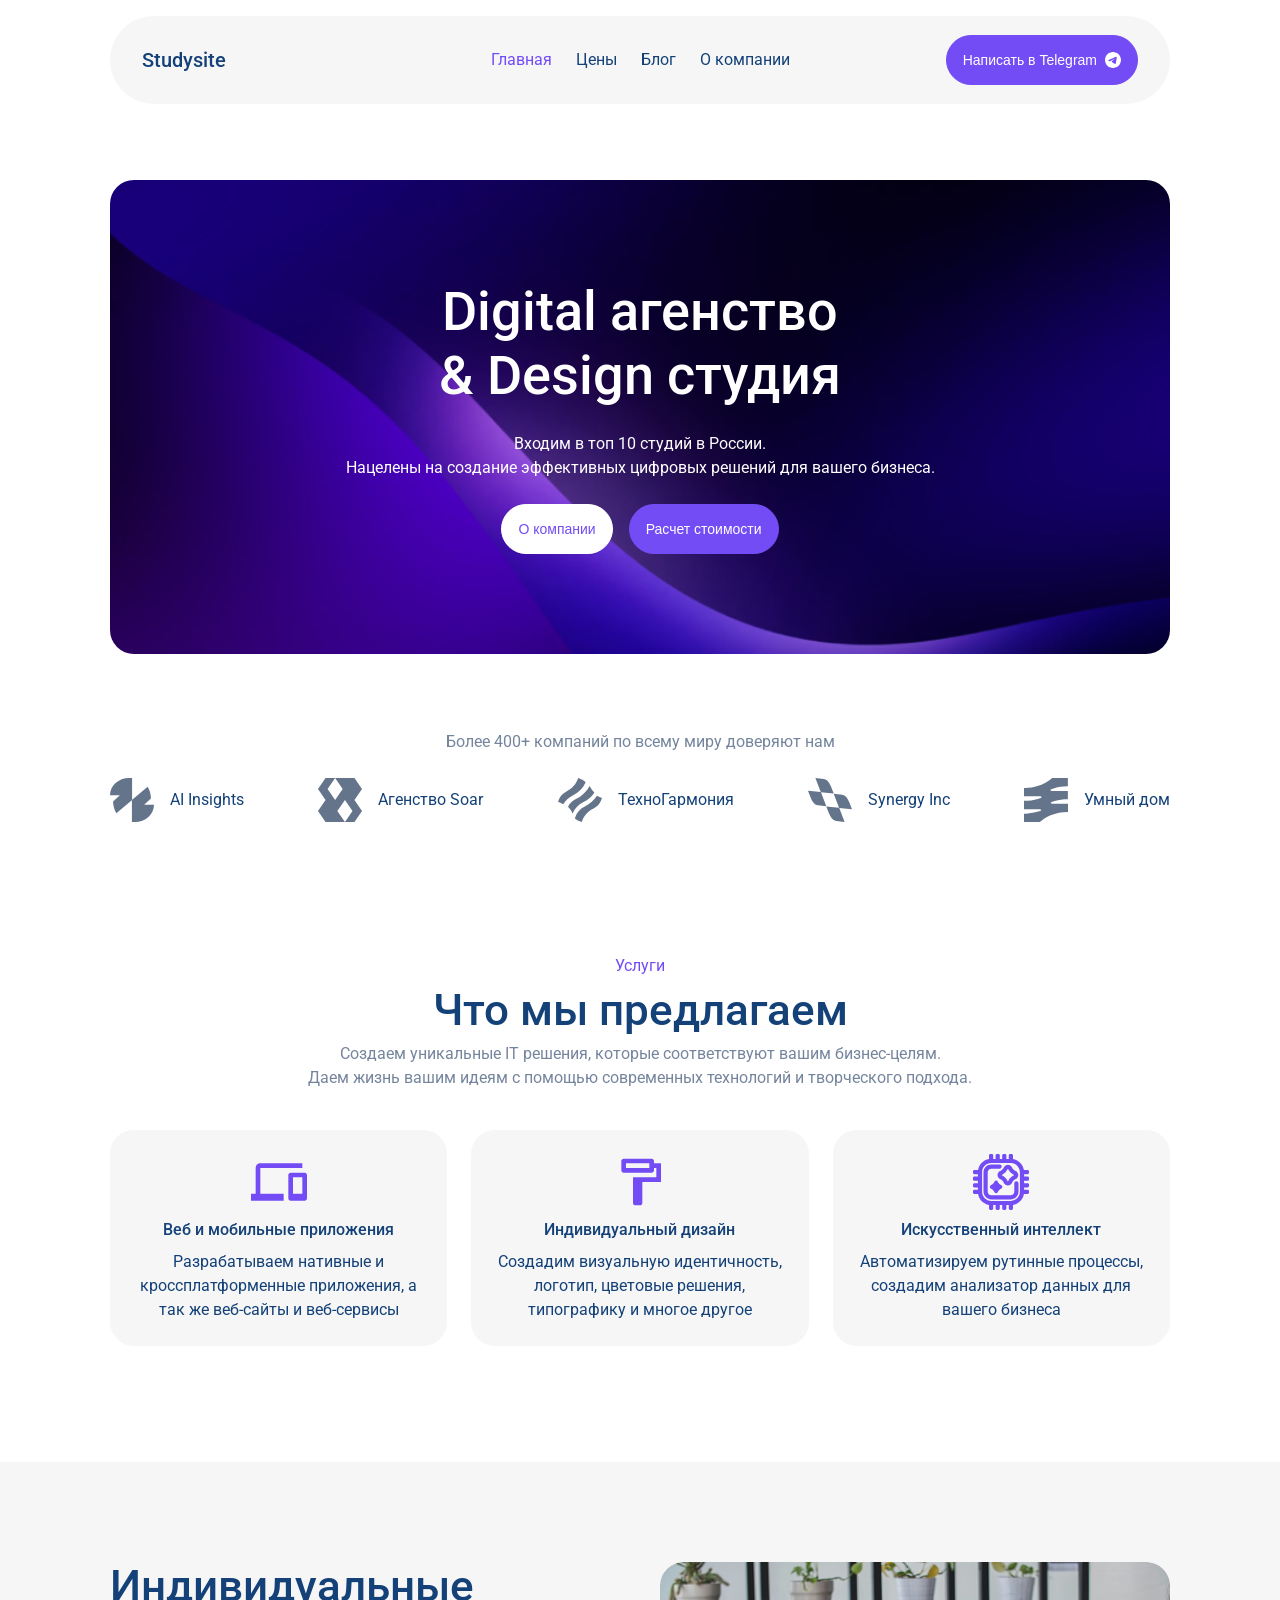
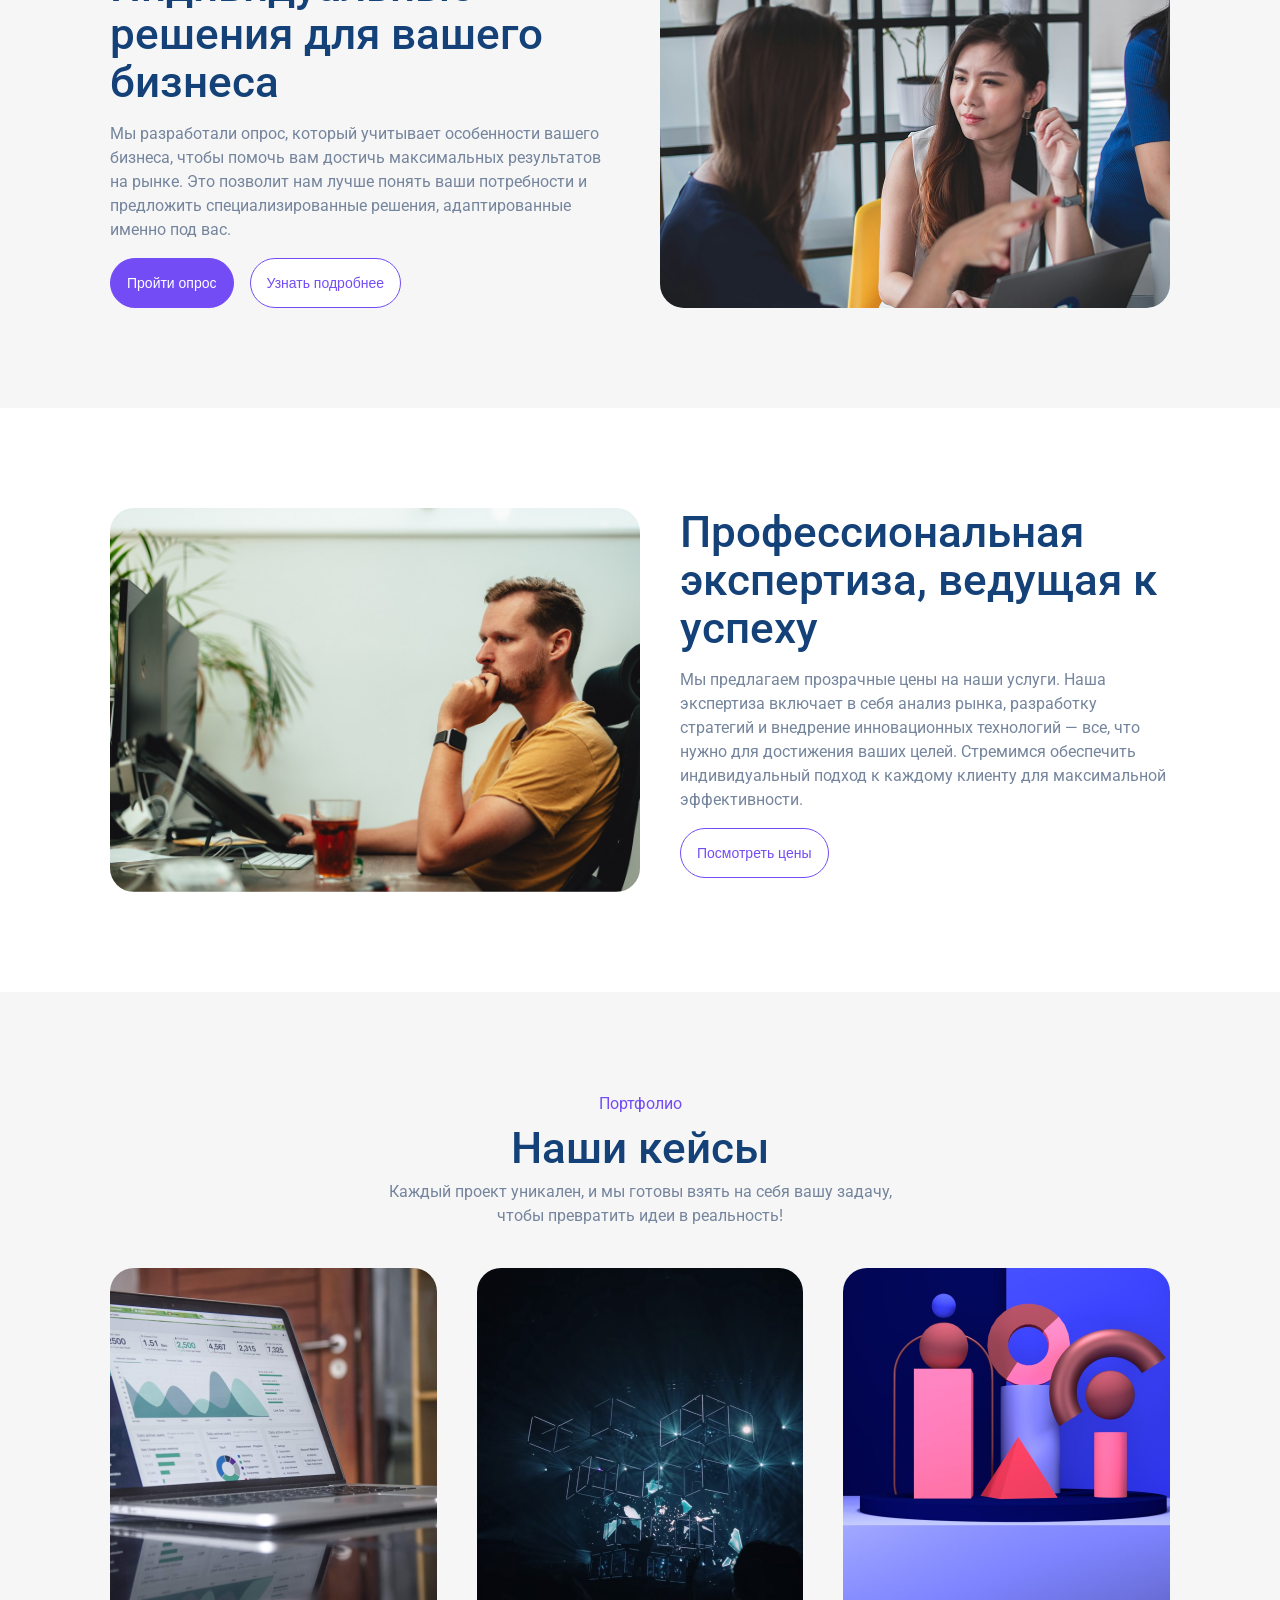
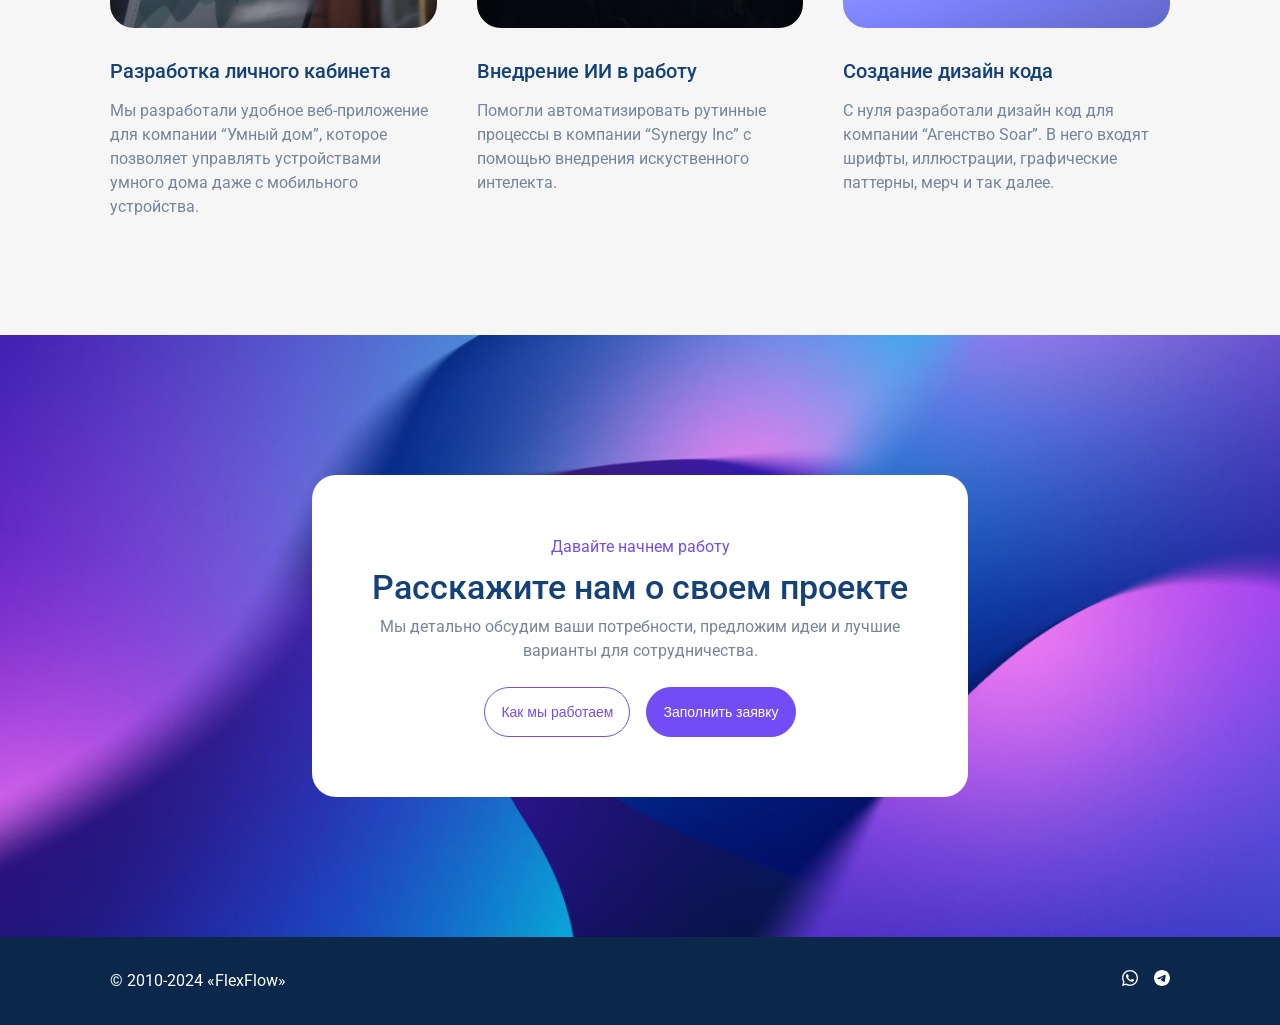
<file: index.html>
<!doctype html>
<html lang="ru">
  <head>
    <meta charset="UTF-8" />
    <meta name="viewport" content="width=device-width, initial-scale=1.0" />
    <title>Flexflow</title>
    <link rel="preconnect" href="https://fonts.googleapis.com" />
    <link rel="preconnect" href="https://fonts.gstatic.com" crossorigin />
    <link
      href="https://fonts.googleapis.com/css2?family=Roboto:wght@400;500&display=swap"
      rel="stylesheet"
    />
    <link rel="stylesheet" href="css/global.css" />
    <link rel="stylesheet" href="css/home.css" />
  </head>
  <body>
    <header class="header">
      <div class="mobile-menu">
        <div class="mobile-menu__content container">
          <button class="close-button">
            <svg
              width="40"
              height="40"
              viewBox="0 0 40 40"
              fill="none"
              xmlns="http://www.w3.org/2000/svg"
            >
              <path
                d="M32 10.4171L29.5829 8L20 17.5829L10.4171 8L8 10.4171L17.5829 20L8 29.5829L10.4171 32L20 22.4171L29.5829 32L32 29.5829L22.4171 20L32 10.4171Z"
                fill="#134178"
              />
            </svg>
          </button>
          <div class="mobile-nav">
            <ul>
              <li><a href="index.html">Главная</a></li>
              <li><a href="prices.html">Цены</a></li>
              <li><a href="blog.html">Блог</a></li>
              <li><a href="company.html">О компании</a></li>
            </ul>
          </div>
        </div>
      </div>
      <div class="header-content container">
        <div class="header-logo">Studysite</div>
        <nav class="header-nav">
          <ul>
            <li><a class="nav__link--active" href="index.html">Главная</a></li>
            <li><a href="prices.html">Цены</a></li>
            <li><a href="blog.html">Блог</a></li>
            <li><a href="company.html">О компании</a></li>
          </ul>
        </nav>
        <div class="header-actions">
          <button class="telegram-button button button--primary">
            Написать в Telegram
            <svg
              width="16"
              height="16"
              viewBox="0 0 16 16"
              fill="none"
              xmlns="http://www.w3.org/2000/svg"
            >
              <path
                fill-rule="evenodd"
                clip-rule="evenodd"
                d="M16 8C16 12.4183 12.4183 16 8 16C3.58172 16 0 12.4183 0 8C0 3.58172 3.58172 0 8 0C12.4183 0 16 3.58172 16 8ZM8.28668 5.90595C7.50857 6.2296 5.95342 6.89946 3.62126 7.91555C3.24256 8.06615 3.04417 8.21348 3.02611 8.35754C2.99559 8.601 3.30047 8.69687 3.71565 8.82741C3.77212 8.84517 3.83064 8.86357 3.89062 8.88307C4.29909 9.01585 4.84855 9.17118 5.13419 9.17735C5.3933 9.18295 5.68249 9.07613 6.00176 8.85689C8.18077 7.386 9.30559 6.64254 9.37621 6.62651C9.42603 6.6152 9.49507 6.60099 9.54184 6.64256C9.58862 6.68414 9.58402 6.76288 9.57907 6.784C9.54886 6.91276 8.35208 8.0254 7.73275 8.60119C7.53967 8.78069 7.40272 8.90801 7.37472 8.93709C7.312 9.00223 7.24809 9.06385 7.18665 9.12307C6.80718 9.48889 6.52261 9.76321 7.20241 10.2112C7.52909 10.4265 7.79051 10.6045 8.05131 10.7821C8.33612 10.9761 8.62019 11.1695 8.98774 11.4104C9.08139 11.4718 9.17082 11.5356 9.25793 11.5977C9.58938 11.834 9.88717 12.0463 10.2551 12.0124C10.4688 11.9928 10.6896 11.7917 10.8018 11.1922C11.0668 9.77543 11.5878 6.70564 11.7081 5.44065C11.7187 5.32982 11.7054 5.18798 11.6948 5.12572C11.6841 5.06345 11.6618 4.97474 11.5809 4.90907C11.4851 4.83129 11.3371 4.81489 11.2709 4.81606C10.97 4.82136 10.5084 4.98188 8.28668 5.90595Z"
                fill="white"
              />
            </svg>
          </button>
          <button class="menu-button">
            <svg
              width="35"
              height="25"
              viewBox="0 0 35 25"
              fill="none"
              xmlns="http://www.w3.org/2000/svg"
            >
              <rect
                x="4"
                y="18"
                width="28"
                height="3.2"
                rx="1.6"
                fill="#134178"
              />
              <rect
                x="4"
                y="11"
                width="28"
                height="3.2"
                rx="1.6"
                fill="#134178"
              />
              <rect
                x="4"
                y="4"
                width="28"
                height="3.2"
                rx="1.6"
                fill="#134178"
              />
            </svg>
          </button>
        </div>
      </div>
    </header>
    <main>
      <div class="hero-section">
        <div class="hero-section__content container">
          <h1>
            Digital агенство <br />
            & Design студия
          </h1>
          <p>
            Входим в топ 10 студий в России. <br />
            Нацелены на создание эффективных цифровых решений для вашего
            бизнеса.
          </p>
          <div class="hero-section__actions">
            <button class="button">О компании</button>
            <button class="button button--primary">Расчет стоимости</button>
          </div>
        </div>
      </div>
      <div class="companies">
        <div class="container">
          <p class="companies-title">
            Более 400+ компаний по всему миру доверяют нам
          </p>
          <ul class="companies-list">
            <li class="companies-item">
              <img src="images/ai-insights-logo.svg" alt="AI Insights" />
              <p>AI Insights</p>
            </li>
            <li class="companies-item">
              <img src="images/agency-soar-logo.svg" alt="Агенство Soar" />
              <p>Агенство Soar</p>
            </li>
            <li class="companies-item">
              <img src="images/techno-harmony-logo.svg" alt="ТехноГармония" />
              <p>ТехноГармония</p>
            </li>
            <li class="companies-item">
              <img src="images/synergy-inc-logo.svg" alt="Synergy Inc" />
              <p>Synergy Inc</p>
            </li>
            <li class="companies-item">
              <img src="images/smart-home-logo.svg" alt="Умный дом" />
              <p>Умный дом</p>
            </li>
          </ul>
        </div>
      </div>
      <div class="services">
        <div class="container">
          <h2 class="services-title">Услуги</h2>
          <p class="services-subtitle">Что мы предлагаем</p>
          <p class="services-description">
            Cоздаем уникальные IT решения, которые соответствуют вашим
            бизнес-целям.<br />
            Даем жизнь вашим идеям с помощью современных технологий и
            творческого подхода.
          </p>
          <ul class="services-list">
            <li class="services-item">
              <svg
                width="56"
                height="56"
                viewBox="0 0 56 56"
                fill="none"
                xmlns="http://www.w3.org/2000/svg"
              >
                <g clip-path="url(#clip0_125_60)">
                  <path
                    d="M9.33333 14H51.3333V9.33331H9.33333C6.76667 9.33331 4.66667 11.4333 4.66667 14V39.6666H0V46.6666H32.6667V39.6666H9.33333V14ZM53.6667 18.6666H39.6667C38.3833 18.6666 37.3333 19.7166 37.3333 21V44.3333C37.3333 45.6166 38.3833 46.6666 39.6667 46.6666H53.6667C54.95 46.6666 56 45.6166 56 44.3333V21C56 19.7166 54.95 18.6666 53.6667 18.6666ZM51.3333 39.6666H42V23.3333H51.3333V39.6666Z"
                    fill="#734CF5"
                  />
                </g>
                <defs>
                  <clipPath id="clip0_125_60">
                    <rect width="56" height="56" fill="white" />
                  </clipPath>
                </defs>
              </svg>
              <p class="services-item__title">Веб и мобильные приложения</p>
              <p class="services-item__description">
                Разрабатываем нативные и кроссплатформенные приложения, а так же
                веб-сайты и веб-сервисы
              </p>
            </li>
            <li class="services-item">
              <svg
                width="56"
                height="56"
                viewBox="0 0 56 56"
                fill="none"
                xmlns="http://www.w3.org/2000/svg"
              >
                <path
                  d="M42 9.33335V7.00002C42 5.71669 40.95 4.66669 39.6667 4.66669H11.6667C10.3833 4.66669 9.33334 5.71669 9.33334 7.00002V16.3334C9.33334 17.6167 10.3833 18.6667 11.6667 18.6667H39.6667C40.95 18.6667 42 17.6167 42 16.3334V14H44.3333V23.3334H21V49C21 50.2834 22.05 51.3334 23.3333 51.3334H28C29.2833 51.3334 30.3333 50.2834 30.3333 49V28H49V9.33335H42ZM37.3333 14H14V9.33335H37.3333V14Z"
                  fill="#734CF5"
                />
              </svg>
              <p class="services-item__title">Индивидуальный дизайн</p>
              <p class="services-item__description">
                Создадим визуальную идентичность, логотип, цветовые решения,
                типографику и многое другое
              </p>
            </li>
            <li class="services-item">
              <svg
                width="56"
                height="56"
                viewBox="0 0 56 56"
                fill="none"
                xmlns="http://www.w3.org/2000/svg"
              >
                <path
                  d="M21.4846 27.5871L21.3167 27.923C20.6168 29.2807 19.5111 30.3864 18.1535 31.0862L17.8175 31.2542C16.4879 31.926 16.4879 33.8295 17.8175 34.5154L18.1535 34.6833C19.5111 35.3832 20.6168 36.4889 21.3167 37.8465L21.4846 38.1825C22.1565 39.5121 24.06 39.5121 24.7458 38.1825L24.9138 37.8465C25.6136 36.4889 26.7193 35.3832 28.077 34.6833L28.4129 34.5154C29.7426 33.8435 29.7426 31.94 28.4129 31.2542L28.077 31.0862C26.7193 30.3864 25.6136 29.2807 24.9138 27.923L24.7458 27.5871C24.074 26.2574 22.1705 26.2574 21.4846 27.5871Z"
                  fill="#734CF5"
                />
                <path
                  d="M43.4032 27.2932C42.2414 27.2932 41.3037 28.2309 41.3037 29.3927V37.5666C41.3037 39.6241 39.6381 41.2897 37.5806 41.2897H18.4194C16.3619 41.2897 14.6963 39.6241 14.6963 37.5666V18.4054C14.6963 16.3479 16.3619 14.6823 18.4194 14.6823H26.5934C27.7551 14.6823 28.6928 13.7446 28.6928 12.5829C28.6928 11.4211 27.7551 10.4834 26.5934 10.4834H18.4194C14.0525 10.4834 10.4974 14.0385 10.4974 18.4054V37.5666C10.4974 41.9335 14.0525 45.4886 18.4194 45.4886H37.5806C41.9475 45.4886 45.5026 41.9335 45.5026 37.5666V29.3927C45.5026 28.2309 44.5649 27.2932 43.4032 27.2932Z"
                  fill="#734CF5"
                />
                <path
                  d="M54.6003 20.2109C55.3702 20.2109 56 19.5811 56 18.8113V17.4116C56 16.6418 55.3702 16.012 54.6003 16.012H50.9053C49.9815 10.4274 45.5726 6.0185 39.988 5.09473V1.39965C39.988 0.629843 39.3582 0 38.5884 0H37.1887C36.4189 0 35.7891 0.629843 35.7891 1.39965V4.89878H33.3957V1.39965C33.3957 0.629843 32.7658 0 31.996 0H30.5964C29.8265 0 29.1967 0.629843 29.1967 1.39965V4.89878H26.8033V1.39965C26.8033 0.629843 26.1735 0 25.4037 0H24.004C23.2342 0 22.6043 0.629843 22.6043 1.39965V4.89878H20.2109V1.39965C20.2109 0.629843 19.5811 0 18.8113 0H17.4116C16.6418 0 16.012 0.629843 16.012 1.39965V5.09473C10.4274 6.0185 6.0185 10.4274 5.09473 16.012H1.39965C0.629842 16.012 0 16.6418 0 17.4116V18.8113C0 19.5811 0.629842 20.2109 1.39965 20.2109H4.89878V22.6043H1.39965C0.629842 22.6043 0 23.2342 0 24.004V25.4037C0 26.1735 0.629842 26.8033 1.39965 26.8033H4.89878V29.1967H1.39965C0.629842 29.1967 0 29.8265 0 30.5964V31.996C0 32.7658 0.629842 33.3957 1.39965 33.3957H4.89878V35.7891H1.39965C0.629842 35.7891 0 36.4189 0 37.1887V38.5884C0 39.3582 0.629842 39.988 1.39965 39.988H5.09473C6.0185 45.5726 10.4274 49.9815 16.012 50.9053V54.6003C16.012 55.3702 16.6418 56 17.4116 56H18.8113C19.5811 56 20.2109 55.3702 20.2109 54.6003V51.1012H22.6043V54.6003C22.6043 55.3702 23.2342 56 24.004 56H25.4037C26.1735 56 26.8033 55.3702 26.8033 54.6003V51.1012H29.1967V54.6003C29.1967 55.3702 29.8265 56 30.5964 56H31.996C32.7658 56 33.3957 55.3702 33.3957 54.6003V51.1012H35.7891V54.6003C35.7891 55.3702 36.4189 56 37.1887 56H38.5884C39.3582 56 39.988 55.3702 39.988 54.6003V50.9053C45.5726 49.9815 49.9815 45.5726 50.9053 39.988H54.6003C55.3702 39.988 56 39.3582 56 38.5884V37.1887C56 36.4189 55.3702 35.7891 54.6003 35.7891H51.1012V33.3957H54.6003C55.3702 33.3957 56 32.7658 56 31.996V30.5964C56 29.8265 55.3702 29.1967 54.6003 29.1967H51.1012V26.8033H54.6003C55.3702 26.8033 56 26.1735 56 25.4037V24.004C56 23.2342 55.3702 22.6043 54.6003 22.6043H51.1012V20.2109H54.6003ZM46.9023 37.7906C46.9023 42.8013 42.8153 46.8883 37.8046 46.8883H18.2094C13.1987 46.8883 9.11172 42.8013 9.11172 37.7906V18.1955C9.11172 13.1847 13.1987 9.09773 18.2094 9.09773H37.8046C42.8153 9.09773 46.9023 13.1847 46.9023 18.1955V37.7906Z"
                  fill="#734CF5"
                />
                <path
                  d="M42.8153 17.1037L42.3674 16.8798C40.9678 16.166 39.848 15.0462 39.1342 13.6466L38.9103 13.1987C38.1405 11.6871 36.6009 10.7493 34.9073 10.7493C33.2137 10.7493 31.6741 11.6871 30.8903 13.1987L30.6663 13.6466C29.9525 15.0462 28.8328 16.166 27.4331 16.8798L26.9853 17.1037C25.4736 17.8735 24.5359 19.4131 24.5359 21.1067C24.5359 22.8003 25.4736 24.3399 26.9853 25.1237L27.4331 25.3477C28.8328 26.0615 29.9525 27.1812 30.6663 28.5809L30.8903 29.0287C31.6601 30.5404 33.1997 31.4781 34.9073 31.4781C36.6148 31.4781 38.1405 30.5404 38.9243 29.0287L39.1482 28.5809C39.862 27.1812 40.9818 26.0615 42.3814 25.3477L42.8293 25.1237C44.3409 24.3539 45.2787 22.8143 45.2787 21.1067C45.2787 19.3992 44.3409 17.8735 42.8293 17.0897L42.8153 17.1037ZM40.9118 21.3867L40.4639 21.6106C38.2664 22.7303 36.5169 24.4799 35.3972 26.6773L35.1732 27.1252C35.1732 27.1252 35.0892 27.2932 34.9073 27.2932C34.7253 27.2932 34.6553 27.1672 34.6413 27.1252L34.4174 26.6773C33.2977 24.4799 31.5481 22.7303 29.3507 21.6106L28.9028 21.3867C28.9028 21.3867 28.7348 21.3027 28.7348 21.1207C28.7348 20.9388 28.8608 20.8688 28.9028 20.8548L29.3507 20.6308C31.5481 19.5111 33.2977 17.7616 34.4174 15.5641L34.6413 15.1162C34.6413 15.1162 34.7253 14.9483 34.9073 14.9483C35.0892 14.9483 35.1592 15.0602 35.1732 15.1162L35.3972 15.5641C36.5169 17.7616 38.2664 19.5111 40.4639 20.6308L40.9118 20.8548C40.9118 20.8548 41.0797 20.9388 41.0797 21.1207C41.0797 21.3027 40.9538 21.3727 40.9118 21.3867Z"
                  fill="#734CF5"
                />
              </svg>
              <p class="services-item__title">Искусственный интеллект</p>
              <p class="services-item__description">
                Автоматизируем рутинные процессы, создадим анализатор данных для
                вашего бизнеса
              </p>
            </li>
          </ul>
        </div>
      </div>
      <div class="survey">
        <div class="survey-content container">
          <div>
            <h2 class="survey-title">
              Индивидуальные решения для вашего бизнеса
            </h2>
            <p class="survey-description">
              Мы разработали опрос, который учитывает особенности вашего
              бизнеса, чтобы помочь вам достичь максимальных результатов на
              рынке. Это позволит нам лучше понять ваши потребности и предложить
              специализированные решения, адаптированные именно под вас.
            </p>
            <div class="survey-actions">
              <button class="button button--primary">Пройти опрос</button>
              <button class="button button--secondary">Узнать подробнее</button>
            </div>
          </div>
          <img src="images/survey.png" alt="survey" class="survey-image" />
        </div>
      </div>
      <div class="price">
        <div class="price-content container">
          <img src="images/price.png" alt="price" class="price-image" />
          <div>
            <h2 class="price-title">
              Профессиональная экспертиза, ведущая к успеху
            </h2>
            <p class="survey-description">
              Мы предлагаем прозрачные цены на наши услуги. Наша экспертиза
              включает в себя анализ рынка, разработку стратегий и внедрение
              инновационных технологий — все, что нужно для достижения ваших
              целей. Стремимся обеспечить индивидуальный подход к каждому
              клиенту для максимальной эффективности.
            </p>
            <div class="price-actions">
              <!-- <button class="button button--primary">Пройти опрос</button> -->
              <button class="button button--secondary">Посмотреть цены</button>
            </div>
          </div>
        </div>
      </div>
      <div class="portfolio">
        <div class="container">
          <h2 class="portfolio-title">Портфолио</h2>
          <p class="portfolio-subtitle">Наши кейсы</p>
          <p class="portfolio-description">
            Каждый проект уникален, и мы готовы взять на себя вашу задачу,<br />
            чтобы превратить идеи в реальность!
          </p>
          <ul class="portfolio-list">
            <li class="portfolio-item">
              <img
                class="portfolio-item__image"
                src="images/portfolio-personal-account.png"
                alt="Разработка личного кабинета"
              />
              <p class="portfolio-item__title">Разработка личного кабинета</p>
              <p class="portfolio-item__description">
                Мы разработали удобное веб-приложение для компании “Умный дом”,
                которое позволяет управлять устройствами умного дома даже с
                мобильного устройства.
              </p>
            </li>
            <li class="portfolio-item">
              <img
                class="portfolio-item__image"
                src="images/implementation-of-ai.png"
                alt="Внедрение ИИ в работу"
              />
              <p class="portfolio-item__title">Внедрение ИИ в работу</p>
              <p class="portfolio-item__description">
                Помогли автоматизировать рутинные процессы в компании “Synergy
                Inc” с помощью внедрения искуственного интелекта.
              </p>
            </li>
            <li class="portfolio-item">
              <img
                class="portfolio-item__image"
                src="images/design-code.png"
                alt="Создание дизайн кода"
              />
              <p class="portfolio-item__title">Создание дизайн кода</p>
              <p class="portfolio-item__description">
                С нуля разработали дизайн код для компании “Агенство Soar”. В
                него входят шрифты, иллюстрации, графические паттерны, мерч и
                так далее.
              </p>
            </li>
          </ul>
        </div>
      </div>
      <div class="project-discussion">
        <div class="project-discussion__content">
          <div class="project-discussion__title">Давайте начнем работу</div>
          <div class="project-discussion__subtitle">
            Расскажите нам о своем проекте
          </div>
          <div class="project-discussion__description">
            Мы детально обсудим ваши потребности, предложим идеи и лучшие
            варианты для сотрудничества.
          </div>
          <div class="project-discussion__actions">
            <button class="button button--secondary">Как мы работаем</button>
            <button class="button button--primary">Заполнить заявку</button>
          </div>
        </div>
      </div>
    </main>
    <footer class="footer">
      <div class="footer-content container">
        <p>© 2010-2024 «FlexFlow»</p>
        <ul>
          <li>
            <a href="#"
              ><svg
                width="16"
                height="16"
                viewBox="0 0 16 16"
                fill="none"
                xmlns="http://www.w3.org/2000/svg"
              >
                <path
                  d="M0 16L1.13003 11.8913C0.432722 10.6887 0.066315 9.32533 0.0669848 7.92733C0.0689944 3.55667 3.64264 0 8.03349 0C10.1643 0.000666667 12.1644 0.826667 13.6689 2.32533C15.1727 3.824 16.0007 5.816 16 7.93467C15.998 12.306 12.4243 15.8627 8.03349 15.8627C6.70049 15.862 5.38692 15.5293 4.22339 14.8973L0 16ZM4.41899 13.462C5.54166 14.1253 6.61341 14.5227 8.03081 14.5233C11.6801 14.5233 14.6529 11.5673 14.6549 7.93333C14.6563 4.292 11.6976 1.34 8.03617 1.33867C4.38416 1.33867 1.41338 4.29467 1.41204 7.928C1.41137 9.41133 1.84811 10.522 2.5816 11.684L1.91242 14.116L4.41899 13.462ZM12.0466 9.81933C11.997 9.73667 11.8644 9.68733 11.6647 9.588C11.4658 9.48867 10.4871 9.00933 10.3043 8.94333C10.1221 8.87733 9.98945 8.844 9.85615 9.04267C9.72352 9.24067 9.34171 9.68733 9.22582 9.81933C9.10994 9.95133 8.99338 9.968 8.79444 9.86867C8.59549 9.76933 7.95378 9.56067 7.1935 8.88533C6.60203 8.36 6.20213 7.71133 6.08624 7.51267C5.97036 7.31467 6.07418 7.20733 6.17332 7.10867C6.26308 7.02 6.37227 6.87733 6.47207 6.76133C6.57322 6.64667 6.60604 6.564 6.67303 6.43133C6.73934 6.29933 6.70652 6.18333 6.65628 6.084C6.60604 5.98533 6.20815 5.01 6.0427 4.61333C5.8806 4.22733 5.71649 4.27933 5.59457 4.27333L5.21276 4.26667C5.08013 4.26667 4.86444 4.316 4.68224 4.51467C4.50004 4.71333 3.9856 5.192 3.9856 6.16733C3.9856 7.14267 4.69899 8.08467 4.79812 8.21667C4.89793 8.34867 6.20146 10.35 8.19827 11.208C8.6732 11.412 9.04429 11.534 9.333 11.6253C9.80993 11.776 10.244 11.7547 10.587 11.704C10.9694 11.6473 11.7645 11.2247 11.9307 10.762C12.0968 10.2987 12.0968 9.902 12.0466 9.81933Z"
                  fill="white"
                />
              </svg>
            </a>
          </li>
          <li>
            <a href="#"
              ><svg
                width="16"
                height="16"
                viewBox="0 0 16 16"
                fill="none"
                xmlns="http://www.w3.org/2000/svg"
              >
                <g clip-path="url(#clip0_4074_114)">
                  <path
                    fill-rule="evenodd"
                    clip-rule="evenodd"
                    d="M16 8C16 12.4183 12.4183 16 8 16C3.58172 16 0 12.4183 0 8C0 3.58172 3.58172 0 8 0C12.4183 0 16 3.58172 16 8ZM8.28668 5.90595C7.50857 6.2296 5.95342 6.89946 3.62126 7.91555C3.24256 8.06615 3.04417 8.21348 3.02611 8.35754C2.99559 8.601 3.30047 8.69687 3.71565 8.82741C3.77212 8.84517 3.83064 8.86357 3.89062 8.88307C4.29909 9.01585 4.84855 9.17118 5.13419 9.17735C5.3933 9.18295 5.68249 9.07613 6.00176 8.85689C8.18077 7.386 9.30559 6.64254 9.37621 6.62651C9.42603 6.6152 9.49507 6.60099 9.54184 6.64256C9.58862 6.68414 9.58402 6.76288 9.57907 6.784C9.54886 6.91276 8.35208 8.0254 7.73275 8.60119C7.53967 8.78069 7.40272 8.90801 7.37472 8.93709C7.312 9.00223 7.24809 9.06385 7.18665 9.12307C6.80718 9.48889 6.52261 9.76321 7.20241 10.2112C7.52909 10.4265 7.79051 10.6045 8.05131 10.7821C8.33612 10.9761 8.62019 11.1695 8.98774 11.4104C9.08139 11.4718 9.17082 11.5356 9.25793 11.5977C9.58938 11.834 9.88717 12.0463 10.2551 12.0124C10.4688 11.9928 10.6896 11.7917 10.8018 11.1922C11.0668 9.77543 11.5878 6.70564 11.7081 5.44065C11.7187 5.32982 11.7054 5.18798 11.6948 5.12572C11.6841 5.06345 11.6618 4.97474 11.5809 4.90907C11.4851 4.83129 11.3371 4.81489 11.2709 4.81606C10.97 4.82136 10.5084 4.98188 8.28668 5.90595Z"
                    fill="white"
                  />
                </g>
                <defs>
                  <clipPath id="clip0_4074_114">
                    <rect width="16" height="16" fill="white" />
                  </clipPath>
                </defs>
              </svg>
            </a>
          </li>
        </ul>
      </div>
    </footer>
    <script src="code/script.js"></script>
  </body>
</html>
</file>
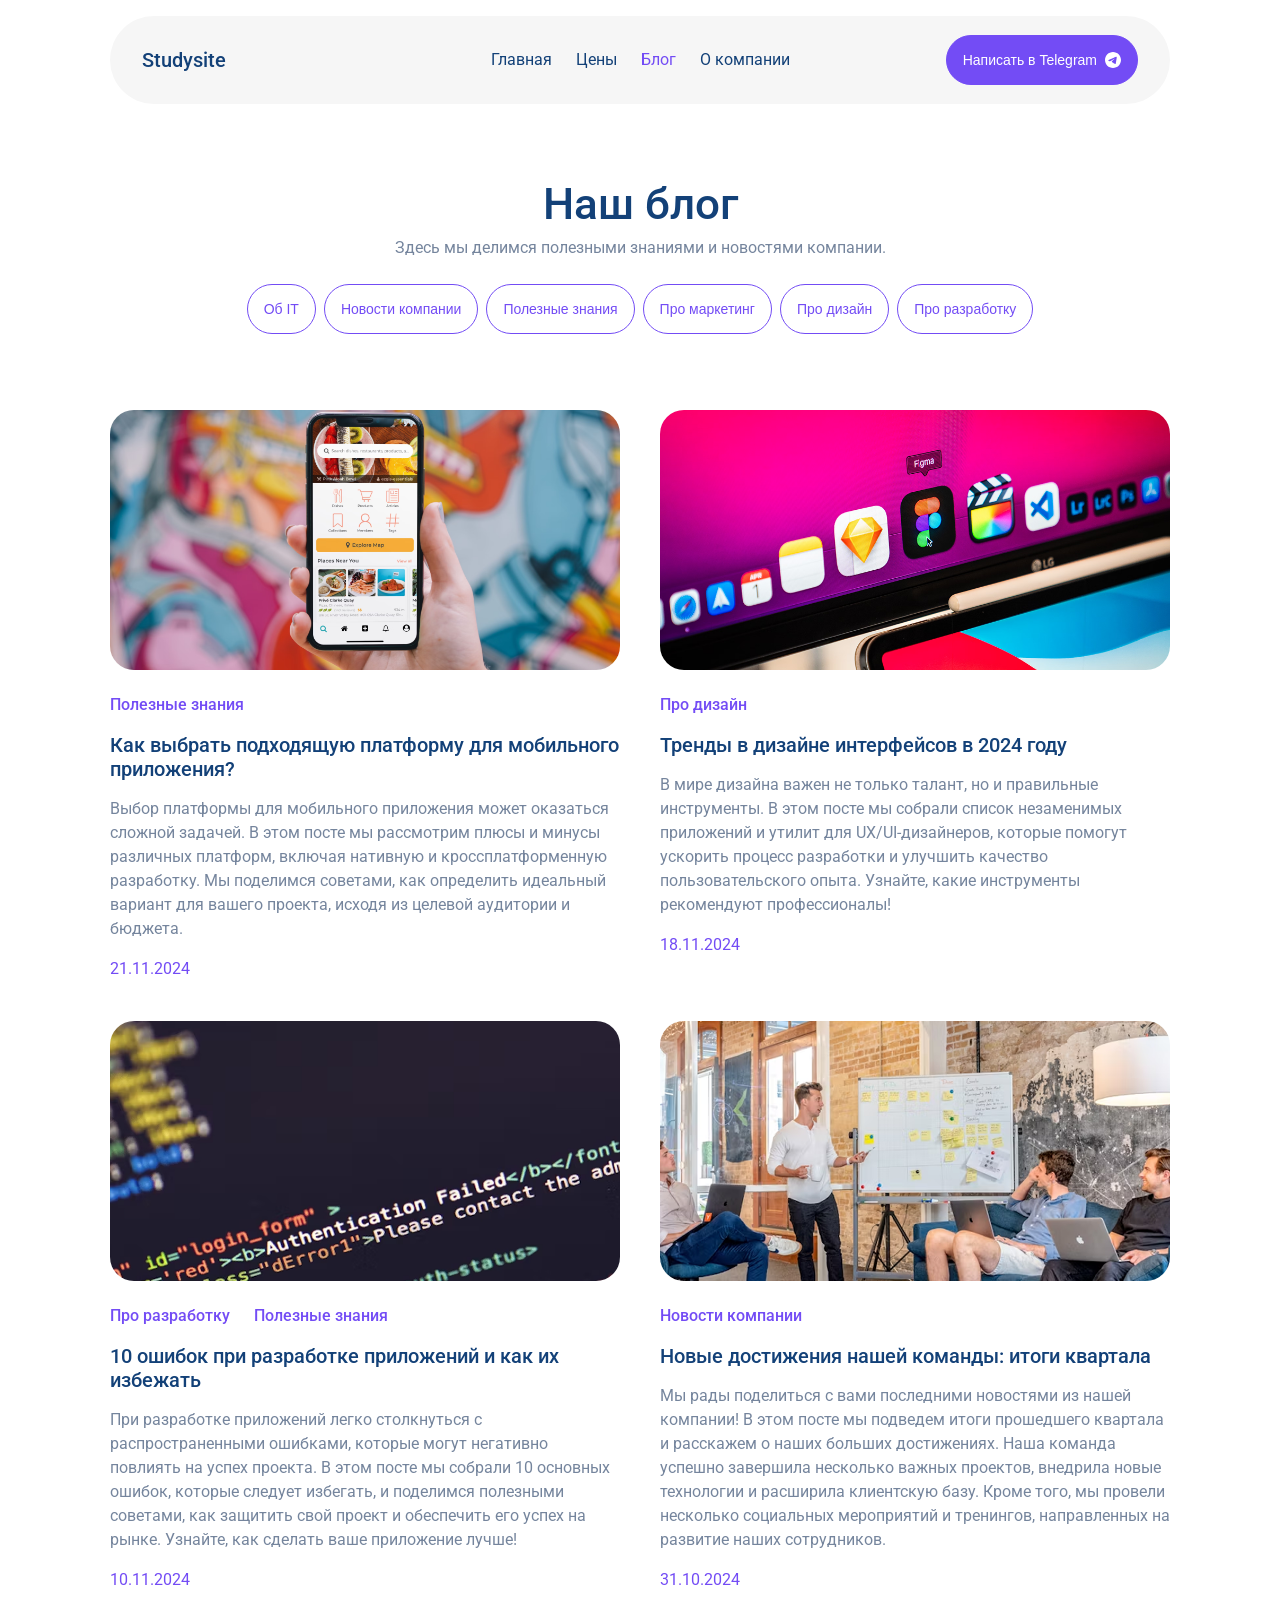
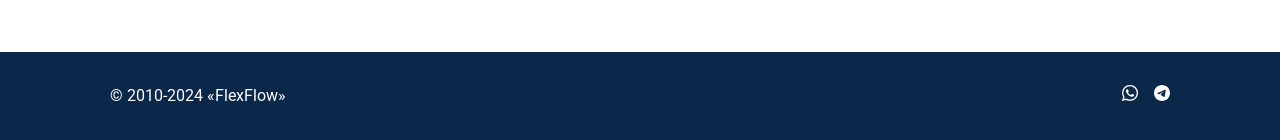
<file: blog.html>
<!doctype html>
<html lang="ru">
  <head>
    <meta charset="UTF-8" />
    <meta name="viewport" content="width=device-width, initial-scale=1.0" />
    <title>Flexflow</title>
    <link rel="preconnect" href="https://fonts.googleapis.com" />
    <link rel="preconnect" href="https://fonts.gstatic.com" crossorigin />
    <link
      href="https://fonts.googleapis.com/css2?family=Roboto:wght@400;500&display=swap"
      rel="stylesheet"
    />
    <link rel="stylesheet" href="css/global.css" />
    <link rel="stylesheet" href="css/blog.css" />
  </head>
  <body>
    <header class="header">
      <div class="mobile-menu">
        <div class="mobile-menu__content container">
          <button class="close-button">
            <svg
              width="40"
              height="40"
              viewBox="0 0 40 40"
              fill="none"
              xmlns="http://www.w3.org/2000/svg"
            >
              <path
                d="M32 10.4171L29.5829 8L20 17.5829L10.4171 8L8 10.4171L17.5829 20L8 29.5829L10.4171 32L20 22.4171L29.5829 32L32 29.5829L22.4171 20L32 10.4171Z"
                fill="#134178"
              />
            </svg>
          </button>
          <div class="mobile-nav">
            <ul>
              <li><a href="#">Главная</a></li>
              <li><a href="prices.html">Цены</a></li>
              <li><a href="#">Блог</a></li>
              <li><a href="#">О компании</a></li>
            </ul>
          </div>
        </div>
      </div>
      <div class="header-content container">
        <div class="header-logo">Studysite</div>
        <nav class="header-nav">
          <ul>
            <li><a href="index.html">Главная</a></li>
            <li><a href="prices.html">Цены</a></li>
            <li><a class="nav__link--active" href="blog.html">Блог</a></li>
            <li><a href="#">О компании</a></li>
          </ul>
        </nav>
        <div class="header-actions">
          <button class="telegram-button button button--primary">
            Написать в Telegram
            <svg
              width="16"
              height="16"
              viewBox="0 0 16 16"
              fill="none"
              xmlns="http://www.w3.org/2000/svg"
            >
              <path
                fill-rule="evenodd"
                clip-rule="evenodd"
                d="M16 8C16 12.4183 12.4183 16 8 16C3.58172 16 0 12.4183 0 8C0 3.58172 3.58172 0 8 0C12.4183 0 16 3.58172 16 8ZM8.28668 5.90595C7.50857 6.2296 5.95342 6.89946 3.62126 7.91555C3.24256 8.06615 3.04417 8.21348 3.02611 8.35754C2.99559 8.601 3.30047 8.69687 3.71565 8.82741C3.77212 8.84517 3.83064 8.86357 3.89062 8.88307C4.29909 9.01585 4.84855 9.17118 5.13419 9.17735C5.3933 9.18295 5.68249 9.07613 6.00176 8.85689C8.18077 7.386 9.30559 6.64254 9.37621 6.62651C9.42603 6.6152 9.49507 6.60099 9.54184 6.64256C9.58862 6.68414 9.58402 6.76288 9.57907 6.784C9.54886 6.91276 8.35208 8.0254 7.73275 8.60119C7.53967 8.78069 7.40272 8.90801 7.37472 8.93709C7.312 9.00223 7.24809 9.06385 7.18665 9.12307C6.80718 9.48889 6.52261 9.76321 7.20241 10.2112C7.52909 10.4265 7.79051 10.6045 8.05131 10.7821C8.33612 10.9761 8.62019 11.1695 8.98774 11.4104C9.08139 11.4718 9.17082 11.5356 9.25793 11.5977C9.58938 11.834 9.88717 12.0463 10.2551 12.0124C10.4688 11.9928 10.6896 11.7917 10.8018 11.1922C11.0668 9.77543 11.5878 6.70564 11.7081 5.44065C11.7187 5.32982 11.7054 5.18798 11.6948 5.12572C11.6841 5.06345 11.6618 4.97474 11.5809 4.90907C11.4851 4.83129 11.3371 4.81489 11.2709 4.81606C10.97 4.82136 10.5084 4.98188 8.28668 5.90595Z"
                fill="white"
              />
            </svg>
          </button>
          <button class="menu-button">
            <svg
              width="35"
              height="25"
              viewBox="0 0 35 25"
              fill="none"
              xmlns="http://www.w3.org/2000/svg"
            >
              <rect
                x="4"
                y="18"
                width="28"
                height="3.2"
                rx="1.6"
                fill="#134178"
              />
              <rect
                x="4"
                y="11"
                width="28"
                height="3.2"
                rx="1.6"
                fill="#134178"
              />
              <rect
                x="4"
                y="4"
                width="28"
                height="3.2"
                rx="1.6"
                fill="#134178"
              />
            </svg>
          </button>
        </div>
      </div>
    </header>
    <main>
      <section class="our-blog">
        <div class="our-blog__content container">
          <h1 class="our-blog__title">Наш блог</h1>
          <p class="our-blog__description">
            Здесь мы делимся полезными знаниями и новостями компании.
          </p>
          <div class="our-blog__actions">
            <button class="button button--secondary">Об IT</button>
            <button class="button button--secondary">Новости компании</button>
            <button class="button button--secondary">Полезные знания</button>
            <button class="button button--secondary">Про маркетинг</button>
            <button class="button button--secondary">Про дизайн</button>
            <button class="button button--secondary">Про разработку</button>
          </div>
        </div>
      </section>

      <section class="blog-posts">
        <div class="blog-posts__content container">
          <div class="blog-card">
            <img
              src="images/useful-information.png"
              alt="useful information"
              class="blog-card__image"
            />
            <div class="blog-card__categories">
              <span class="blog-card__category">Полезные знания</span>
            </div>
            <h2 class="blog-card__subtitle">
              Как выбрать подходящую платформу для мобильного приложения?
            </h2>
            <p class="blog-card__description">
              Выбор платформы для мобильного приложения может оказаться сложной
              задачей. В этом посте мы рассмотрим плюсы и минусы различных
              платформ, включая нативную и кроссплатформенную разработку. Мы
              поделимся советами, как определить идеальный вариант для вашего
              проекта, исходя из целевой аудитории и бюджета.
            </p>
            <p class="blog-card__date">21.11.2024</p>
          </div>
          <div class="blog-card">
            <img
              src="images/interface-design-trends.png"
              alt="useful information"
              class="blog-card__image"
            />
            <div class="blog-card__categories">
              <span class="blog-card__category">Про дизайн</span>
            </div>
            <h2 class="blog-card__subtitle">
              Тренды в дизайне интерфейсов в 2024 году
            </h2>
            <p class="blog-card__description">
              В мире дизайна важен не только талант, но и правильные
              инструменты. В этом посте мы собрали список незаменимых приложений
              и утилит для UX/UI-дизайнеров, которые помогут ускорить процесс
              разработки и улучшить качество пользовательского опыта. Узнайте,
              какие инструменты рекомендуют профессионалы!
            </p>
            <p class="blog-card__date">18.11.2024</p>
          </div>
          <div class="blog-card">
            <img
              src="images/app-dev-mistakes.png"
              alt="useful information"
              class="blog-card__image"
            />
            <div class="blog-card__categories blog-card__categories--third">
              <span class="blog-card__category">Про разработку</span>
              <span class="blog-card__category">Полезные знания</span>
            </div>
            <h2 class="blog-card__subtitle">
              10 ошибок при разработке приложений и как их избежать
            </h2>
            <p class="blog-card__description">
              При разработке приложений легко столкнуться с распространенными
              ошибками, которые могут негативно повлиять на успех проекта. В
              этом посте мы собрали 10 основных ошибок, которые следует
              избегать, и поделимся полезными советами, как защитить свой проект
              и обеспечить его успех на рынке. Узнайте, как сделать ваше
              приложение лучше!
            </p>
            <p class="blog-card__date">10.11.2024</p>
          </div>

          <div class="blog-card">
            <img
              src="images/new-achievements.png"
              alt="useful information"
              class="blog-card__image"
            />
            <div class="blog-card__categories">
              <span class="blog-card__category">Новости компании</span>
            </div>
            <h2 class="blog-card__subtitle">
              Новые достижения нашей команды: итоги квартала
            </h2>
            <p class="blog-card__description">
              Мы рады поделиться с вами последними новостями из нашей компании! В этом посте мы подведем итоги прошедшего квартала и расскажем о наших больших достижениях. Наша команда успешно завершила несколько важных проектов, внедрила новые технологии и расширила клиентскую базу. Кроме того, мы провели несколько социальных мероприятий и тренингов, направленных на развитие наших сотрудников.
            </p>
            <p class="blog-card__date">31.10.2024</p>
          </div>
        </div>
      </section>
    </main>
    <footer class="footer">
      <div class="footer-content container">
        <p>© 2010-2024 «FlexFlow»</p>
        <ul>
          <li>
            <a href="#"
              ><svg
                width="16"
                height="16"
                viewBox="0 0 16 16"
                fill="none"
                xmlns="http://www.w3.org/2000/svg"
              >
                <path
                  d="M0 16L1.13003 11.8913C0.432722 10.6887 0.066315 9.32533 0.0669848 7.92733C0.0689944 3.55667 3.64264 0 8.03349 0C10.1643 0.000666667 12.1644 0.826667 13.6689 2.32533C15.1727 3.824 16.0007 5.816 16 7.93467C15.998 12.306 12.4243 15.8627 8.03349 15.8627C6.70049 15.862 5.38692 15.5293 4.22339 14.8973L0 16ZM4.41899 13.462C5.54166 14.1253 6.61341 14.5227 8.03081 14.5233C11.6801 14.5233 14.6529 11.5673 14.6549 7.93333C14.6563 4.292 11.6976 1.34 8.03617 1.33867C4.38416 1.33867 1.41338 4.29467 1.41204 7.928C1.41137 9.41133 1.84811 10.522 2.5816 11.684L1.91242 14.116L4.41899 13.462ZM12.0466 9.81933C11.997 9.73667 11.8644 9.68733 11.6647 9.588C11.4658 9.48867 10.4871 9.00933 10.3043 8.94333C10.1221 8.87733 9.98945 8.844 9.85615 9.04267C9.72352 9.24067 9.34171 9.68733 9.22582 9.81933C9.10994 9.95133 8.99338 9.968 8.79444 9.86867C8.59549 9.76933 7.95378 9.56067 7.1935 8.88533C6.60203 8.36 6.20213 7.71133 6.08624 7.51267C5.97036 7.31467 6.07418 7.20733 6.17332 7.10867C6.26308 7.02 6.37227 6.87733 6.47207 6.76133C6.57322 6.64667 6.60604 6.564 6.67303 6.43133C6.73934 6.29933 6.70652 6.18333 6.65628 6.084C6.60604 5.98533 6.20815 5.01 6.0427 4.61333C5.8806 4.22733 5.71649 4.27933 5.59457 4.27333L5.21276 4.26667C5.08013 4.26667 4.86444 4.316 4.68224 4.51467C4.50004 4.71333 3.9856 5.192 3.9856 6.16733C3.9856 7.14267 4.69899 8.08467 4.79812 8.21667C4.89793 8.34867 6.20146 10.35 8.19827 11.208C8.6732 11.412 9.04429 11.534 9.333 11.6253C9.80993 11.776 10.244 11.7547 10.587 11.704C10.9694 11.6473 11.7645 11.2247 11.9307 10.762C12.0968 10.2987 12.0968 9.902 12.0466 9.81933Z"
                  fill="white"
                />
              </svg>
            </a>
          </li>
          <li>
            <a href="#"
              ><svg
                width="16"
                height="16"
                viewBox="0 0 16 16"
                fill="none"
                xmlns="http://www.w3.org/2000/svg"
              >
                <g clip-path="url(#clip0_4074_114)">
                  <path
                    fill-rule="evenodd"
                    clip-rule="evenodd"
                    d="M16 8C16 12.4183 12.4183 16 8 16C3.58172 16 0 12.4183 0 8C0 3.58172 3.58172 0 8 0C12.4183 0 16 3.58172 16 8ZM8.28668 5.90595C7.50857 6.2296 5.95342 6.89946 3.62126 7.91555C3.24256 8.06615 3.04417 8.21348 3.02611 8.35754C2.99559 8.601 3.30047 8.69687 3.71565 8.82741C3.77212 8.84517 3.83064 8.86357 3.89062 8.88307C4.29909 9.01585 4.84855 9.17118 5.13419 9.17735C5.3933 9.18295 5.68249 9.07613 6.00176 8.85689C8.18077 7.386 9.30559 6.64254 9.37621 6.62651C9.42603 6.6152 9.49507 6.60099 9.54184 6.64256C9.58862 6.68414 9.58402 6.76288 9.57907 6.784C9.54886 6.91276 8.35208 8.0254 7.73275 8.60119C7.53967 8.78069 7.40272 8.90801 7.37472 8.93709C7.312 9.00223 7.24809 9.06385 7.18665 9.12307C6.80718 9.48889 6.52261 9.76321 7.20241 10.2112C7.52909 10.4265 7.79051 10.6045 8.05131 10.7821C8.33612 10.9761 8.62019 11.1695 8.98774 11.4104C9.08139 11.4718 9.17082 11.5356 9.25793 11.5977C9.58938 11.834 9.88717 12.0463 10.2551 12.0124C10.4688 11.9928 10.6896 11.7917 10.8018 11.1922C11.0668 9.77543 11.5878 6.70564 11.7081 5.44065C11.7187 5.32982 11.7054 5.18798 11.6948 5.12572C11.6841 5.06345 11.6618 4.97474 11.5809 4.90907C11.4851 4.83129 11.3371 4.81489 11.2709 4.81606C10.97 4.82136 10.5084 4.98188 8.28668 5.90595Z"
                    fill="white"
                  />
                </g>
                <defs>
                  <clipPath id="clip0_4074_114">
                    <rect width="16" height="16" fill="white" />
                  </clipPath>
                </defs>
              </svg>
            </a>
          </li>
        </ul>
      </div>
    </footer>
    <script src="code/script.js"></script>
  </body>
</html>
</file>
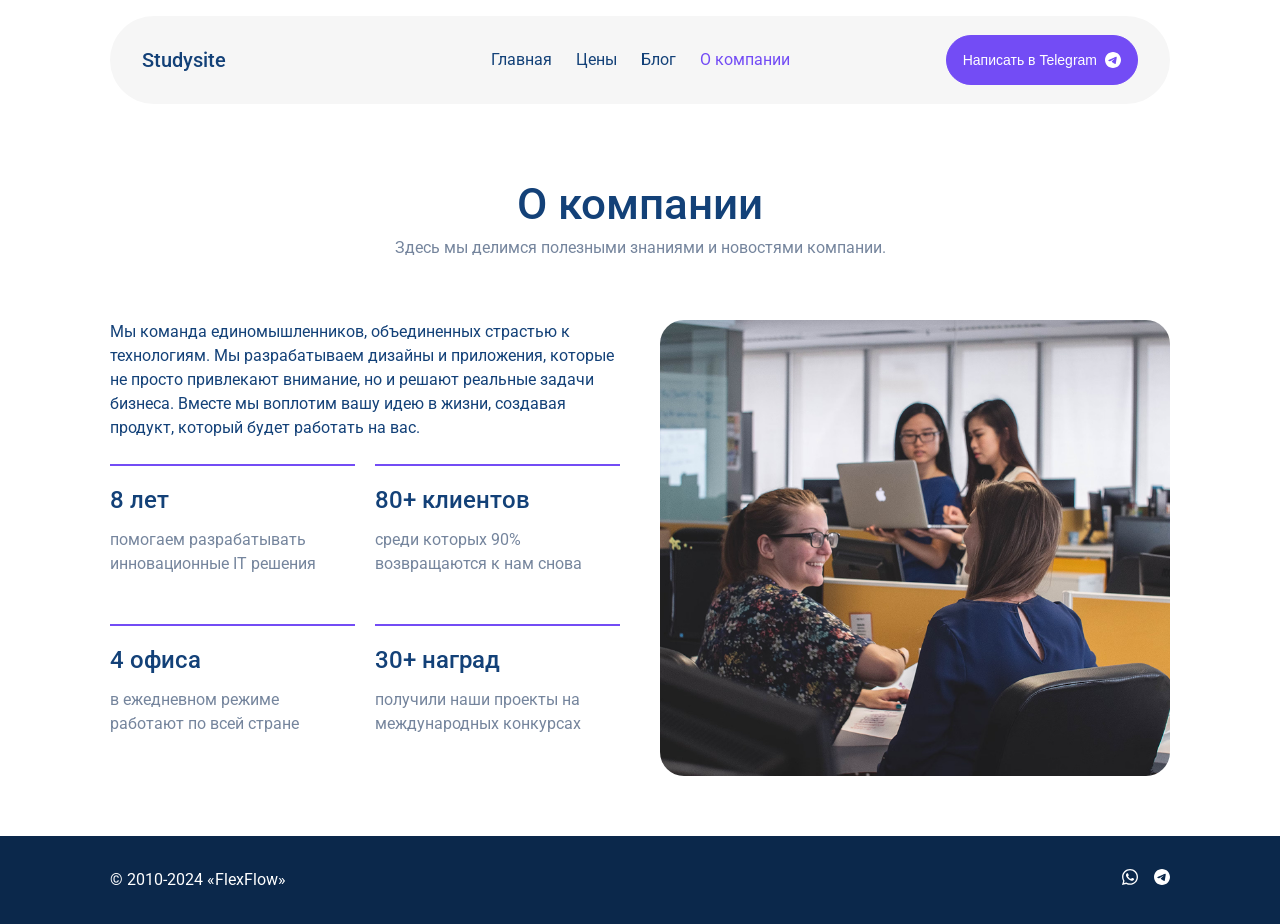
<file: company.html>
<!doctype html>
<html lang="ru">
  <head>
    <meta charset="UTF-8" />
    <meta name="viewport" content="width=device-width, initial-scale=1.0" />
    <title>Flexflow</title>
    <link rel="preconnect" href="https://fonts.googleapis.com" />
    <link rel="preconnect" href="https://fonts.gstatic.com" crossorigin />
    <link
      href="https://fonts.googleapis.com/css2?family=Roboto:wght@400;500&display=swap"
      rel="stylesheet"
    />
    <link rel="stylesheet" href="css/global.css" />
    <link rel="stylesheet" href="css/company.css" />
  </head>
  <body>
    <header class="header">
      <div class="mobile-menu">
        <div class="mobile-menu__content container">
          <button class="close-button">
            <svg
              width="40"
              height="40"
              viewBox="0 0 40 40"
              fill="none"
              xmlns="http://www.w3.org/2000/svg"
            >
              <path
                d="M32 10.4171L29.5829 8L20 17.5829L10.4171 8L8 10.4171L17.5829 20L8 29.5829L10.4171 32L20 22.4171L29.5829 32L32 29.5829L22.4171 20L32 10.4171Z"
                fill="#134178"
              />
            </svg>
          </button>
          <div class="mobile-nav">
            <ul>
              <li><a href="index.html">Главная</a></li>
              <li><a href="prices.html">Цены</a></li>
              <li><a href="blog.html">Блог</a></li>
              <li>
                <a class="nav__link--active" href="company.html">О компании</a>
              </li>
            </ul>
          </div>
        </div>
      </div>
      <div class="header-content container">
        <div class="header-logo">Studysite</div>
        <nav class="header-nav">
          <ul>
            <li><a href="index.html">Главная</a></li>
            <li><a href="prices.html">Цены</a></li>
            <li><a href="blog.html">Блог</a></li>
            <li>
              <a class="nav__link--active" href="company.html">О компании</a>
            </li>
          </ul>
        </nav>
        <div class="header-actions">
          <button class="telegram-button button button--primary">
            Написать в Telegram
            <svg
              width="16"
              height="16"
              viewBox="0 0 16 16"
              fill="none"
              xmlns="http://www.w3.org/2000/svg"
            >
              <path
                fill-rule="evenodd"
                clip-rule="evenodd"
                d="M16 8C16 12.4183 12.4183 16 8 16C3.58172 16 0 12.4183 0 8C0 3.58172 3.58172 0 8 0C12.4183 0 16 3.58172 16 8ZM8.28668 5.90595C7.50857 6.2296 5.95342 6.89946 3.62126 7.91555C3.24256 8.06615 3.04417 8.21348 3.02611 8.35754C2.99559 8.601 3.30047 8.69687 3.71565 8.82741C3.77212 8.84517 3.83064 8.86357 3.89062 8.88307C4.29909 9.01585 4.84855 9.17118 5.13419 9.17735C5.3933 9.18295 5.68249 9.07613 6.00176 8.85689C8.18077 7.386 9.30559 6.64254 9.37621 6.62651C9.42603 6.6152 9.49507 6.60099 9.54184 6.64256C9.58862 6.68414 9.58402 6.76288 9.57907 6.784C9.54886 6.91276 8.35208 8.0254 7.73275 8.60119C7.53967 8.78069 7.40272 8.90801 7.37472 8.93709C7.312 9.00223 7.24809 9.06385 7.18665 9.12307C6.80718 9.48889 6.52261 9.76321 7.20241 10.2112C7.52909 10.4265 7.79051 10.6045 8.05131 10.7821C8.33612 10.9761 8.62019 11.1695 8.98774 11.4104C9.08139 11.4718 9.17082 11.5356 9.25793 11.5977C9.58938 11.834 9.88717 12.0463 10.2551 12.0124C10.4688 11.9928 10.6896 11.7917 10.8018 11.1922C11.0668 9.77543 11.5878 6.70564 11.7081 5.44065C11.7187 5.32982 11.7054 5.18798 11.6948 5.12572C11.6841 5.06345 11.6618 4.97474 11.5809 4.90907C11.4851 4.83129 11.3371 4.81489 11.2709 4.81606C10.97 4.82136 10.5084 4.98188 8.28668 5.90595Z"
                fill="white"
              />
            </svg>
          </button>
          <button class="menu-button">
            <svg
              width="35"
              height="25"
              viewBox="0 0 35 25"
              fill="none"
              xmlns="http://www.w3.org/2000/svg"
            >
              <rect
                x="4"
                y="18"
                width="28"
                height="3.2"
                rx="1.6"
                fill="#134178"
              />
              <rect
                x="4"
                y="11"
                width="28"
                height="3.2"
                rx="1.6"
                fill="#134178"
              />
              <rect
                x="4"
                y="4"
                width="28"
                height="3.2"
                rx="1.6"
                fill="#134178"
              />
            </svg>
          </button>
        </div>
      </div>
    </header>
    <main>
      <section class="about-company">
        <div class="about-company__content container">
          <h1 class="about-company__title">О компании</h1>
          <p class="about-company__description">
            Здесь мы делимся полезными знаниями и новостями компании.
          </p>
        </div>
      </section>

      <section class="company-stats">
        <div class="company-stats__content container">
          <h2 class="visually-hidden">Статистика компании</h2>
          <div class="company-stats__info">
            <p class="company-stats__description">
              Мы команда единомышленников, объединенных страстью к технологиям.
              Мы разрабатываем дизайны и приложения, которые не просто
              привлекают внимание, но и решают реальные задачи бизнеса. Вместе
              мы воплотим вашу идею в жизни, создавая продукт, который будет
              работать на вас.
            </p>
            <ul class="company-stats__list">
              <li class="company-stats__item">
                <p class="company-stats__title">8 лет</p>
                <p class="company-stats__text">
                  помогаем разрабатывать инновационные IT решения
                </p>
              </li>
              <li class="company-stats__item">
                <p class="company-stats__title">80+ клиентов</p>
                <p class="company-stats__text">
                  среди которых 90% возвращаются к нам снова
                </p>
              </li>
              <li class="company-stats__item">
                <p class="company-stats__title">4 офиса</p>
                <p class="company-stats__text">
                  в ежедневном режиме работают по всей стране
                </p>
              </li>
              <li class="company-stats__item">
                <p class="company-stats__title">30+ наград</p>
                <p class="company-stats__text">
                  получили наши проекты на международных конкурсах
                </p>
              </li>
            </ul>
          </div>
          <img
            src="images/people-office.png"
            alt="Сотрудники работают в офисе"
            class="company-stats__image"
          />
        </div>
      </section>
    </main>
    <footer class="footer">
      <div class="footer-content container">
        <p>© 2010-2024 «FlexFlow»</p>
        <ul>
          <li>
            <a href="#"
              ><svg
                width="16"
                height="16"
                viewBox="0 0 16 16"
                fill="none"
                xmlns="http://www.w3.org/2000/svg"
              >
                <path
                  d="M0 16L1.13003 11.8913C0.432722 10.6887 0.066315 9.32533 0.0669848 7.92733C0.0689944 3.55667 3.64264 0 8.03349 0C10.1643 0.000666667 12.1644 0.826667 13.6689 2.32533C15.1727 3.824 16.0007 5.816 16 7.93467C15.998 12.306 12.4243 15.8627 8.03349 15.8627C6.70049 15.862 5.38692 15.5293 4.22339 14.8973L0 16ZM4.41899 13.462C5.54166 14.1253 6.61341 14.5227 8.03081 14.5233C11.6801 14.5233 14.6529 11.5673 14.6549 7.93333C14.6563 4.292 11.6976 1.34 8.03617 1.33867C4.38416 1.33867 1.41338 4.29467 1.41204 7.928C1.41137 9.41133 1.84811 10.522 2.5816 11.684L1.91242 14.116L4.41899 13.462ZM12.0466 9.81933C11.997 9.73667 11.8644 9.68733 11.6647 9.588C11.4658 9.48867 10.4871 9.00933 10.3043 8.94333C10.1221 8.87733 9.98945 8.844 9.85615 9.04267C9.72352 9.24067 9.34171 9.68733 9.22582 9.81933C9.10994 9.95133 8.99338 9.968 8.79444 9.86867C8.59549 9.76933 7.95378 9.56067 7.1935 8.88533C6.60203 8.36 6.20213 7.71133 6.08624 7.51267C5.97036 7.31467 6.07418 7.20733 6.17332 7.10867C6.26308 7.02 6.37227 6.87733 6.47207 6.76133C6.57322 6.64667 6.60604 6.564 6.67303 6.43133C6.73934 6.29933 6.70652 6.18333 6.65628 6.084C6.60604 5.98533 6.20815 5.01 6.0427 4.61333C5.8806 4.22733 5.71649 4.27933 5.59457 4.27333L5.21276 4.26667C5.08013 4.26667 4.86444 4.316 4.68224 4.51467C4.50004 4.71333 3.9856 5.192 3.9856 6.16733C3.9856 7.14267 4.69899 8.08467 4.79812 8.21667C4.89793 8.34867 6.20146 10.35 8.19827 11.208C8.6732 11.412 9.04429 11.534 9.333 11.6253C9.80993 11.776 10.244 11.7547 10.587 11.704C10.9694 11.6473 11.7645 11.2247 11.9307 10.762C12.0968 10.2987 12.0968 9.902 12.0466 9.81933Z"
                  fill="white"
                />
              </svg>
            </a>
          </li>
          <li>
            <a href="#"
              ><svg
                width="16"
                height="16"
                viewBox="0 0 16 16"
                fill="none"
                xmlns="http://www.w3.org/2000/svg"
              >
                <g clip-path="url(#clip0_4074_114)">
                  <path
                    fill-rule="evenodd"
                    clip-rule="evenodd"
                    d="M16 8C16 12.4183 12.4183 16 8 16C3.58172 16 0 12.4183 0 8C0 3.58172 3.58172 0 8 0C12.4183 0 16 3.58172 16 8ZM8.28668 5.90595C7.50857 6.2296 5.95342 6.89946 3.62126 7.91555C3.24256 8.06615 3.04417 8.21348 3.02611 8.35754C2.99559 8.601 3.30047 8.69687 3.71565 8.82741C3.77212 8.84517 3.83064 8.86357 3.89062 8.88307C4.29909 9.01585 4.84855 9.17118 5.13419 9.17735C5.3933 9.18295 5.68249 9.07613 6.00176 8.85689C8.18077 7.386 9.30559 6.64254 9.37621 6.62651C9.42603 6.6152 9.49507 6.60099 9.54184 6.64256C9.58862 6.68414 9.58402 6.76288 9.57907 6.784C9.54886 6.91276 8.35208 8.0254 7.73275 8.60119C7.53967 8.78069 7.40272 8.90801 7.37472 8.93709C7.312 9.00223 7.24809 9.06385 7.18665 9.12307C6.80718 9.48889 6.52261 9.76321 7.20241 10.2112C7.52909 10.4265 7.79051 10.6045 8.05131 10.7821C8.33612 10.9761 8.62019 11.1695 8.98774 11.4104C9.08139 11.4718 9.17082 11.5356 9.25793 11.5977C9.58938 11.834 9.88717 12.0463 10.2551 12.0124C10.4688 11.9928 10.6896 11.7917 10.8018 11.1922C11.0668 9.77543 11.5878 6.70564 11.7081 5.44065C11.7187 5.32982 11.7054 5.18798 11.6948 5.12572C11.6841 5.06345 11.6618 4.97474 11.5809 4.90907C11.4851 4.83129 11.3371 4.81489 11.2709 4.81606C10.97 4.82136 10.5084 4.98188 8.28668 5.90595Z"
                    fill="white"
                  />
                </g>
                <defs>
                  <clipPath id="clip0_4074_114">
                    <rect width="16" height="16" fill="white" />
                  </clipPath>
                </defs>
              </svg>
            </a>
          </li>
        </ul>
      </div>
    </footer>
    <script src="code/script.js"></script>
  </body>
</html>
</file>
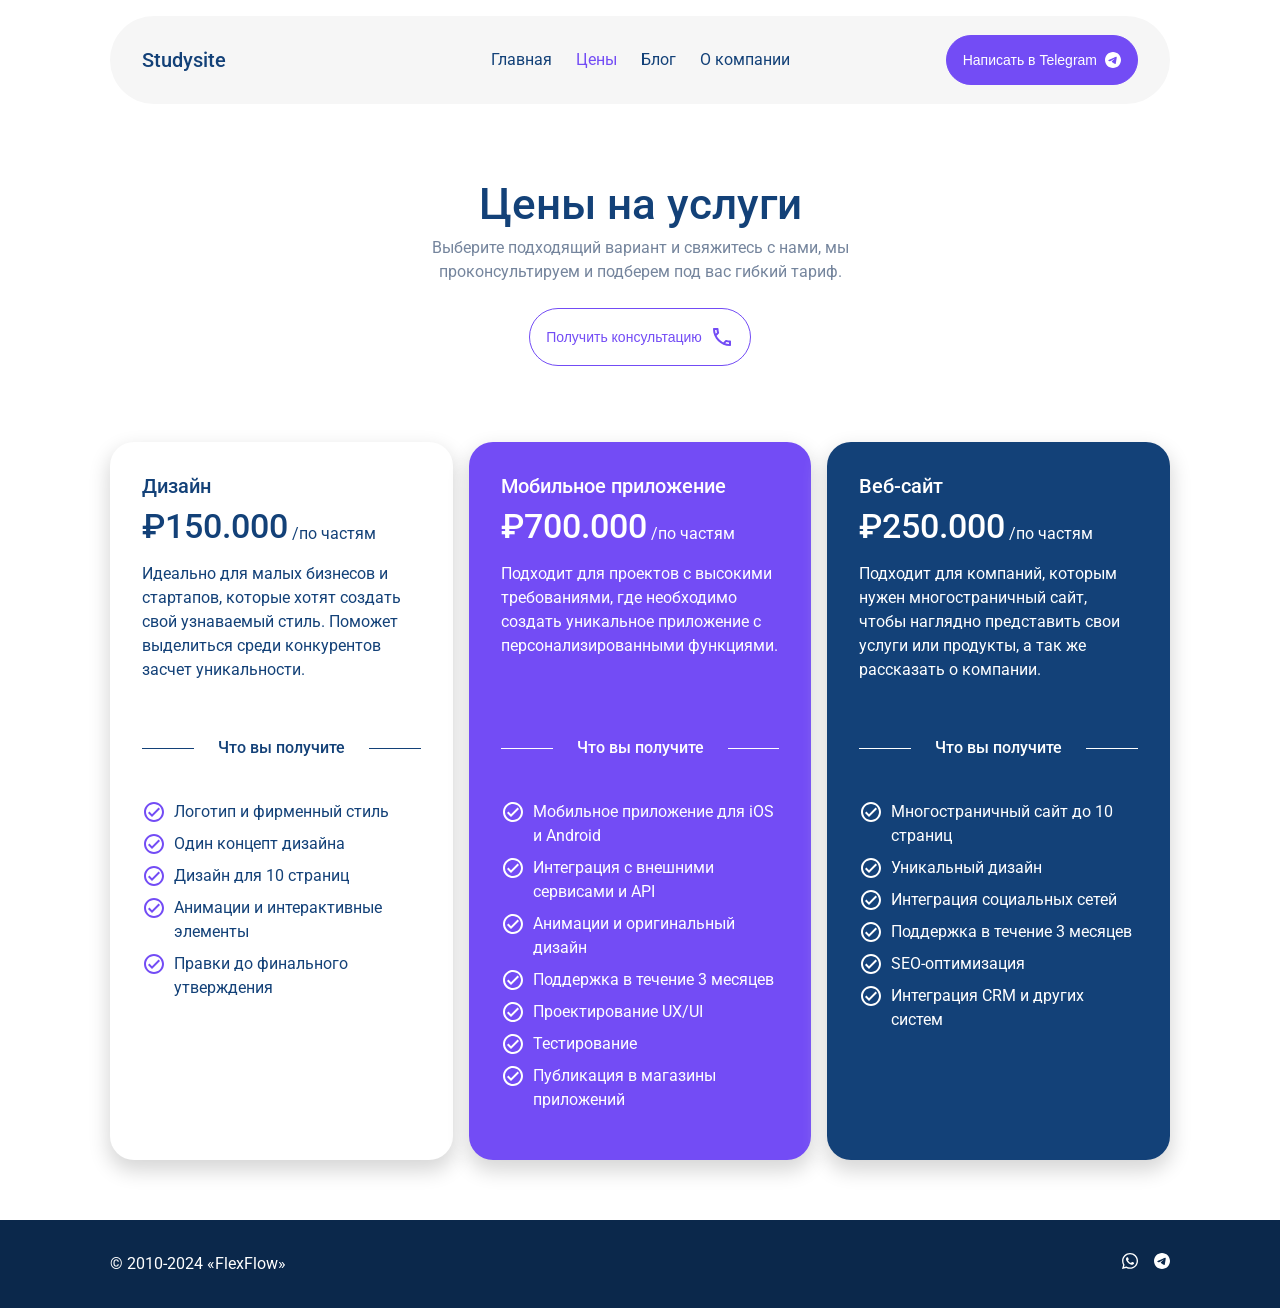
<file: prices.html>
<!doctype html>
<html lang="ru">
  <head>
    <meta charset="UTF-8" />
    <meta name="viewport" content="width=device-width, initial-scale=1.0" />
    <title>Flexflow</title>
    <link rel="preconnect" href="https://fonts.googleapis.com" />
    <link rel="preconnect" href="https://fonts.gstatic.com" crossorigin />
    <link
      href="https://fonts.googleapis.com/css2?family=Roboto:wght@400;500&display=swap"
      rel="stylesheet"
    />
    <link rel="stylesheet" href="css/prices.css" />
    <link rel="stylesheet" href="css/global.css" />
  </head>
  <body>
    <header class="header">
      <div class="mobile-menu">
        <div class="mobile-menu__content container">
          <button class="close-button">
            <svg
              width="40"
              height="40"
              viewBox="0 0 40 40"
              fill="none"
              xmlns="http://www.w3.org/2000/svg"
            >
              <path
                d="M32 10.4171L29.5829 8L20 17.5829L10.4171 8L8 10.4171L17.5829 20L8 29.5829L10.4171 32L20 22.4171L29.5829 32L32 29.5829L22.4171 20L32 10.4171Z"
                fill="#134178"
              />
            </svg>
          </button>
          <div class="mobile-nav">
            <ul>
              <li><a href="index.html">Главная</a></li>
              <li><a href="prices.html">Цены</a></li>
              <li><a href="blog.html">Блог</a></li>
              <li><a href="company.html">О компании</a></li>
            </ul>
          </div>
        </div>
      </div>
      <div class="header-content container">
        <div class="header-logo">Studysite</div>
        <nav class="header-nav">
          <ul>
            <li><a href="index.html">Главная</a></li>
            <li><a class="nav__link--active" href="prices.html">Цены</a></li>
            <li><a href="blog.html">Блог</a></li>
            <li><a href="company.html">О компании</a></li>
          </ul>
        </nav>
        <div class="header-actions">
          <button class="telegram-button button button--primary">
            Написать в Telegram
            <svg
              width="16"
              height="16"
              viewBox="0 0 16 16"
              fill="none"
              xmlns="http://www.w3.org/2000/svg"
            >
              <path
                fill-rule="evenodd"
                clip-rule="evenodd"
                d="M16 8C16 12.4183 12.4183 16 8 16C3.58172 16 0 12.4183 0 8C0 3.58172 3.58172 0 8 0C12.4183 0 16 3.58172 16 8ZM8.28668 5.90595C7.50857 6.2296 5.95342 6.89946 3.62126 7.91555C3.24256 8.06615 3.04417 8.21348 3.02611 8.35754C2.99559 8.601 3.30047 8.69687 3.71565 8.82741C3.77212 8.84517 3.83064 8.86357 3.89062 8.88307C4.29909 9.01585 4.84855 9.17118 5.13419 9.17735C5.3933 9.18295 5.68249 9.07613 6.00176 8.85689C8.18077 7.386 9.30559 6.64254 9.37621 6.62651C9.42603 6.6152 9.49507 6.60099 9.54184 6.64256C9.58862 6.68414 9.58402 6.76288 9.57907 6.784C9.54886 6.91276 8.35208 8.0254 7.73275 8.60119C7.53967 8.78069 7.40272 8.90801 7.37472 8.93709C7.312 9.00223 7.24809 9.06385 7.18665 9.12307C6.80718 9.48889 6.52261 9.76321 7.20241 10.2112C7.52909 10.4265 7.79051 10.6045 8.05131 10.7821C8.33612 10.9761 8.62019 11.1695 8.98774 11.4104C9.08139 11.4718 9.17082 11.5356 9.25793 11.5977C9.58938 11.834 9.88717 12.0463 10.2551 12.0124C10.4688 11.9928 10.6896 11.7917 10.8018 11.1922C11.0668 9.77543 11.5878 6.70564 11.7081 5.44065C11.7187 5.32982 11.7054 5.18798 11.6948 5.12572C11.6841 5.06345 11.6618 4.97474 11.5809 4.90907C11.4851 4.83129 11.3371 4.81489 11.2709 4.81606C10.97 4.82136 10.5084 4.98188 8.28668 5.90595Z"
                fill="white"
              />
            </svg>
          </button>
          <button class="menu-button">
            <svg
              width="35"
              height="25"
              viewBox="0 0 35 25"
              fill="none"
              xmlns="http://www.w3.org/2000/svg"
            >
              <rect
                x="4"
                y="18"
                width="28"
                height="3.2"
                rx="1.6"
                fill="#134178"
              />
              <rect
                x="4"
                y="11"
                width="28"
                height="3.2"
                rx="1.6"
                fill="#134178"
              />
              <rect
                x="4"
                y="4"
                width="28"
                height="3.2"
                rx="1.6"
                fill="#134178"
              />
            </svg>
          </button>
        </div>
      </div>
    </header>
    <main>
      <section class="service-costs">
        <div class="service-costs__content container">
          <h1 class="service-costs__title">Цены на услуги</h1>
          <p class="service-costs__description">
            Выберите подходящий вариант и свяжитесь с нами, мы проконсультируем
            и подберем под вас гибкий тариф.
          </p>
          <button class="button button--secondary">
            Получить консультацию
            <svg
              width="24"
              height="24"
              viewBox="0 0 24 24"
              fill="none"
              xmlns="http://www.w3.org/2000/svg"
            >
              <g clip-path="url(#clip0_568_682)">
                <path
                  d="M6.54 5C6.6 5.89 6.75 6.76 6.99 7.59L5.79 8.79C5.38 7.59 5.12 6.32 5.03 5H6.54ZM16.4 17.02C17.25 17.26 18.12 17.41 19 17.47V18.96C17.68 18.87 16.41 18.61 15.2 18.21L16.4 17.02ZM7.5 3H4C3.45 3 3 3.45 3 4C3 13.39 10.61 21 20 21C20.55 21 21 20.55 21 20V16.51C21 15.96 20.55 15.51 20 15.51C18.76 15.51 17.55 15.31 16.43 14.94C16.33 14.9 16.22 14.89 16.12 14.89C15.86 14.89 15.61 14.99 15.41 15.18L13.21 17.38C10.38 15.93 8.06 13.62 6.62 10.79L8.82 8.59C9.1 8.31 9.18 7.92 9.07 7.57C8.7 6.45 8.5 5.25 8.5 4C8.5 3.45 8.05 3 7.5 3Z"
                  fill="#734CF5"
                />
              </g>
              <defs>
                <clipPath id="clip0_568_682">
                  <rect width="24" height="24" fill="white" />
                </clipPath>
              </defs>
            </svg>
          </button>
        </div>
      </section>

      <section class="about-plans">
        <div class="about-plans__content container">
          <!-- <h2 class="visually-hidden">О тарифах</h2> -->

          <article class="pricing-card">
            <h2 class="pricing-card__title">Дизайн</h2>
            <div class="pricing-card__price">
              <span class="pricing-card__price-value">₽150.000</span>
              <span class="pricing-card__price-period">/по частям</span>
            </div>
            <p class="pricing-card__description">
              Идеально для малых бизнесов и стартапов, которые хотят создать
              свой узнаваемый стиль. Поможет выделиться среди конкурентов засчет
              уникальности.
            </p>
            <h3 class="pricing-card__subtitle">Что вы получите</h3>

            <ul class="pricing-card__list">
              <li class="pricing-card__item">
                <svg
                  class="pricing-card__icon"
                  width="24"
                  height="24"
                  viewBox="0 0 24 24"
                  fill="none"
                  xmlns="http://www.w3.org/2000/svg"
                >
                  <g clip-path="url(#clip0_568_698)">
                    <path
                      d="M12 2C6.48 2 2 6.48 2 12C2 17.52 6.48 22 12 22C17.52 22 22 17.52 22 12C22 6.48 17.52 2 12 2ZM12 20C7.59 20 4 16.41 4 12C4 7.59 7.59 4 12 4C16.41 4 20 7.59 20 12C20 16.41 16.41 20 12 20ZM16.59 7.58L10 14.17L7.41 11.59L6 13L10 17L18 9L16.59 7.58Z"
                      fill="#734CF5"
                    />
                  </g>
                  <defs>
                    <clipPath id="clip0_568_698">
                      <rect width="24" height="24" fill="white" />
                    </clipPath>
                  </defs>
                </svg>
                <span>Логотип и фирменный стиль</span>
              </li>
              <li class="pricing-card__item">
                <svg
                  class="pricing-card__icon"
                  width="24"
                  height="24"
                  viewBox="0 0 24 24"
                  fill="none"
                  xmlns="http://www.w3.org/2000/svg"
                >
                  <g clip-path="url(#clip0_568_701)">
                    <path
                      d="M12 2C6.48 2 2 6.48 2 12C2 17.52 6.48 22 12 22C17.52 22 22 17.52 22 12C22 6.48 17.52 2 12 2ZM12 20C7.59 20 4 16.41 4 12C4 7.59 7.59 4 12 4C16.41 4 20 7.59 20 12C20 16.41 16.41 20 12 20ZM16.59 7.58L10 14.17L7.41 11.59L6 13L10 17L18 9L16.59 7.58Z"
                      fill="#734CF5"
                    />
                  </g>
                  <defs>
                    <clipPath id="clip0_568_701">
                      <rect width="24" height="24" fill="white" />
                    </clipPath>
                  </defs>
                </svg>
                <span>Один концепт дизайна</span>
              </li>
              <li class="pricing-card__item">
                <svg
                  class="pricing-card__icon"
                  width="24"
                  height="24"
                  viewBox="0 0 24 24"
                  fill="none"
                  xmlns="http://www.w3.org/2000/svg"
                >
                  <g clip-path="url(#clip0_568_701)">
                    <path
                      d="M12 2C6.48 2 2 6.48 2 12C2 17.52 6.48 22 12 22C17.52 22 22 17.52 22 12C22 6.48 17.52 2 12 2ZM12 20C7.59 20 4 16.41 4 12C4 7.59 7.59 4 12 4C16.41 4 20 7.59 20 12C20 16.41 16.41 20 12 20ZM16.59 7.58L10 14.17L7.41 11.59L6 13L10 17L18 9L16.59 7.58Z"
                      fill="#734CF5"
                    />
                  </g>
                  <defs>
                    <clipPath id="clip0_568_701">
                      <rect width="24" height="24" fill="white" />
                    </clipPath>
                  </defs>
                </svg>
                <span>Дизайн для 10 страниц</span>
              </li>
              <li class="pricing-card__item">
                <svg
                  class="pricing-card__icon"
                  width="24"
                  height="24"
                  viewBox="0 0 24 24"
                  fill="none"
                  xmlns="http://www.w3.org/2000/svg"
                >
                  <g clip-path="url(#clip0_568_701)">
                    <path
                      d="M12 2C6.48 2 2 6.48 2 12C2 17.52 6.48 22 12 22C17.52 22 22 17.52 22 12C22 6.48 17.52 2 12 2ZM12 20C7.59 20 4 16.41 4 12C4 7.59 7.59 4 12 4C16.41 4 20 7.59 20 12C20 16.41 16.41 20 12 20ZM16.59 7.58L10 14.17L7.41 11.59L6 13L10 17L18 9L16.59 7.58Z"
                      fill="#734CF5"
                    />
                  </g>
                  <defs>
                    <clipPath id="clip0_568_701">
                      <rect width="24" height="24" fill="white" />
                    </clipPath>
                  </defs></svg
                ><span>Анимации и интерактивные элементы</span>
              </li>
              <li class="pricing-card__item">
                <svg
                  class="pricing-card__icon"
                  width="24"
                  height="24"
                  viewBox="0 0 24 24"
                  fill="none"
                  xmlns="http://www.w3.org/2000/svg"
                >
                  <g clip-path="url(#clip0_568_701)">
                    <path
                      d="M12 2C6.48 2 2 6.48 2 12C2 17.52 6.48 22 12 22C17.52 22 22 17.52 22 12C22 6.48 17.52 2 12 2ZM12 20C7.59 20 4 16.41 4 12C4 7.59 7.59 4 12 4C16.41 4 20 7.59 20 12C20 16.41 16.41 20 12 20ZM16.59 7.58L10 14.17L7.41 11.59L6 13L10 17L18 9L16.59 7.58Z"
                      fill="#734CF5"
                    />
                  </g>
                  <defs>
                    <clipPath id="clip0_568_701">
                      <rect width="24" height="24" fill="white" />
                    </clipPath>
                  </defs></svg
                ><span>Правки до финального утверждения</span>
              </li>
            </ul>
          </article>

          <article class="pricing-card pricing-card--purple">
            <h2 class="pricing-card__title">Мобильное приложение</h2>
            <div class="pricing-card__price">
              <span class="pricing-card__price-value">₽700.000</span>
              <span class="pricing-card__price-period">/по частям</span>
            </div>
            <p class="pricing-card__description">
              Подходит для проектов с высокими требованиями, где необходимо
              создать уникальное приложение с персонализированными функциями.
            </p>
            <h3 class="pricing-card__subtitle">Что вы получите</h3>

            <ul class="pricing-card__list">
              <li class="pricing-card__item">
                <svg
                  class="pricing-card__icon"
                  width="24"
                  height="24"
                  viewBox="0 0 24 24"
                  fill="none"
                  xmlns="http://www.w3.org/2000/svg"
                >
                  <g clip-path="url(#clip0_568_698)">
                    <path
                      d="M12 2C6.48 2 2 6.48 2 12C2 17.52 6.48 22 12 22C17.52 22 22 17.52 22 12C22 6.48 17.52 2 12 2ZM12 20C7.59 20 4 16.41 4 12C4 7.59 7.59 4 12 4C16.41 4 20 7.59 20 12C20 16.41 16.41 20 12 20ZM16.59 7.58L10 14.17L7.41 11.59L6 13L10 17L18 9L16.59 7.58Z"
                      fill="#734CF5"
                    />
                  </g>
                  <defs>
                    <clipPath id="clip0_568_698">
                      <rect width="24" height="24" fill="white" />
                    </clipPath>
                  </defs>
                </svg>
                <span>Мобильное приложение для iOS и Android</span>
              </li>
              <li class="pricing-card__item">
                <svg
                  class="pricing-card__icon"
                  width="24"
                  height="24"
                  viewBox="0 0 24 24"
                  fill="none"
                  xmlns="http://www.w3.org/2000/svg"
                >
                  <g clip-path="url(#clip0_568_701)">
                    <path
                      d="M12 2C6.48 2 2 6.48 2 12C2 17.52 6.48 22 12 22C17.52 22 22 17.52 22 12C22 6.48 17.52 2 12 2ZM12 20C7.59 20 4 16.41 4 12C4 7.59 7.59 4 12 4C16.41 4 20 7.59 20 12C20 16.41 16.41 20 12 20ZM16.59 7.58L10 14.17L7.41 11.59L6 13L10 17L18 9L16.59 7.58Z"
                      fill="#734CF5"
                    />
                  </g>
                  <defs>
                    <clipPath id="clip0_568_701">
                      <rect width="24" height="24" fill="white" />
                    </clipPath>
                  </defs>
                </svg>
                <span>Интеграция с внешними сервисами и API</span>
              </li>
              <li class="pricing-card__item">
                <svg
                  class="pricing-card__icon"
                  width="24"
                  height="24"
                  viewBox="0 0 24 24"
                  fill="none"
                  xmlns="http://www.w3.org/2000/svg"
                >
                  <g clip-path="url(#clip0_568_701)">
                    <path
                      d="M12 2C6.48 2 2 6.48 2 12C2 17.52 6.48 22 12 22C17.52 22 22 17.52 22 12C22 6.48 17.52 2 12 2ZM12 20C7.59 20 4 16.41 4 12C4 7.59 7.59 4 12 4C16.41 4 20 7.59 20 12C20 16.41 16.41 20 12 20ZM16.59 7.58L10 14.17L7.41 11.59L6 13L10 17L18 9L16.59 7.58Z"
                      fill="#734CF5"
                    />
                  </g>
                  <defs>
                    <clipPath id="clip0_568_701">
                      <rect width="24" height="24" fill="white" />
                    </clipPath>
                  </defs>
                </svg>
                <span>Анимации и оригинальный дизайн</span>
              </li>
              <li class="pricing-card__item">
                <svg
                  class="pricing-card__icon"
                  width="24"
                  height="24"
                  viewBox="0 0 24 24"
                  fill="none"
                  xmlns="http://www.w3.org/2000/svg"
                >
                  <g clip-path="url(#clip0_568_701)">
                    <path
                      d="M12 2C6.48 2 2 6.48 2 12C2 17.52 6.48 22 12 22C17.52 22 22 17.52 22 12C22 6.48 17.52 2 12 2ZM12 20C7.59 20 4 16.41 4 12C4 7.59 7.59 4 12 4C16.41 4 20 7.59 20 12C20 16.41 16.41 20 12 20ZM16.59 7.58L10 14.17L7.41 11.59L6 13L10 17L18 9L16.59 7.58Z"
                      fill="#734CF5"
                    />
                  </g>
                  <defs>
                    <clipPath id="clip0_568_701">
                      <rect width="24" height="24" fill="white" />
                    </clipPath>
                  </defs></svg
                ><span>Поддержка в течение 3 месяцев</span>
              </li>
              <li class="pricing-card__item">
                <svg
                  class="pricing-card__icon"
                  width="24"
                  height="24"
                  viewBox="0 0 24 24"
                  fill="none"
                  xmlns="http://www.w3.org/2000/svg"
                >
                  <g clip-path="url(#clip0_568_701)">
                    <path
                      d="M12 2C6.48 2 2 6.48 2 12C2 17.52 6.48 22 12 22C17.52 22 22 17.52 22 12C22 6.48 17.52 2 12 2ZM12 20C7.59 20 4 16.41 4 12C4 7.59 7.59 4 12 4C16.41 4 20 7.59 20 12C20 16.41 16.41 20 12 20ZM16.59 7.58L10 14.17L7.41 11.59L6 13L10 17L18 9L16.59 7.58Z"
                      fill="#734CF5"
                    />
                  </g>
                  <defs>
                    <clipPath id="clip0_568_701">
                      <rect width="24" height="24" fill="white" />
                    </clipPath>
                  </defs></svg
                ><span>Проектирование UX/UI</span>
              </li>
              <li class="pricing-card__item">
                <svg
                  class="pricing-card__icon"
                  width="24"
                  height="24"
                  viewBox="0 0 24 24"
                  fill="none"
                  xmlns="http://www.w3.org/2000/svg"
                >
                  <g clip-path="url(#clip0_568_701)">
                    <path
                      d="M12 2C6.48 2 2 6.48 2 12C2 17.52 6.48 22 12 22C17.52 22 22 17.52 22 12C22 6.48 17.52 2 12 2ZM12 20C7.59 20 4 16.41 4 12C4 7.59 7.59 4 12 4C16.41 4 20 7.59 20 12C20 16.41 16.41 20 12 20ZM16.59 7.58L10 14.17L7.41 11.59L6 13L10 17L18 9L16.59 7.58Z"
                      fill="#734CF5"
                    />
                  </g>
                  <defs>
                    <clipPath id="clip0_568_701">
                      <rect width="24" height="24" fill="white" />
                    </clipPath>
                  </defs></svg
                ><span>Тестирование</span>
              </li>
              <li class="pricing-card__item">
                <svg
                  class="pricing-card__icon"
                  width="24"
                  height="24"
                  viewBox="0 0 24 24"
                  fill="none"
                  xmlns="http://www.w3.org/2000/svg"
                >
                  <g clip-path="url(#clip0_568_701)">
                    <path
                      d="M12 2C6.48 2 2 6.48 2 12C2 17.52 6.48 22 12 22C17.52 22 22 17.52 22 12C22 6.48 17.52 2 12 2ZM12 20C7.59 20 4 16.41 4 12C4 7.59 7.59 4 12 4C16.41 4 20 7.59 20 12C20 16.41 16.41 20 12 20ZM16.59 7.58L10 14.17L7.41 11.59L6 13L10 17L18 9L16.59 7.58Z"
                      fill="#734CF5"
                    />
                  </g>
                  <defs>
                    <clipPath id="clip0_568_701">
                      <rect width="24" height="24" fill="white" />
                    </clipPath>
                  </defs></svg
                ><span>Публикация в магазины приложений</span>
              </li>
            </ul>
          </article>

          <article class="pricing-card pricing-card--dark">
            <h2 class="pricing-card__title">Веб-сайт</h2>
            <div class="pricing-card__price">
              <span class="pricing-card__price-value">₽250.000</span>
              <span class="pricing-card__price-period">/по частям</span>
            </div>
            <p class="pricing-card__description">
              Подходит для компаний, которым нужен многостраничный сайт, чтобы наглядно представить свои услуги или продукты, а так же рассказать о компании.
            </p>
            <h3 class="pricing-card__subtitle">Что вы получите</h3>

            <ul class="pricing-card__list">
              <li class="pricing-card__item">
                <svg
                  class="pricing-card__icon"
                  width="24"
                  height="24"
                  viewBox="0 0 24 24"
                  fill="none"
                  xmlns="http://www.w3.org/2000/svg"
                >
                  <g clip-path="url(#clip0_568_698)">
                    <path
                      d="M12 2C6.48 2 2 6.48 2 12C2 17.52 6.48 22 12 22C17.52 22 22 17.52 22 12C22 6.48 17.52 2 12 2ZM12 20C7.59 20 4 16.41 4 12C4 7.59 7.59 4 12 4C16.41 4 20 7.59 20 12C20 16.41 16.41 20 12 20ZM16.59 7.58L10 14.17L7.41 11.59L6 13L10 17L18 9L16.59 7.58Z"
                      fill="#734CF5"
                    />
                  </g>
                  <defs>
                    <clipPath id="clip0_568_698">
                      <rect width="24" height="24" fill="white" />
                    </clipPath>
                  </defs>
                </svg>
                <span>Многостраничный сайт до 10 страниц</span>
              </li>
              <li class="pricing-card__item">
                <svg
                  class="pricing-card__icon"
                  width="24"
                  height="24"
                  viewBox="0 0 24 24"
                  fill="none"
                  xmlns="http://www.w3.org/2000/svg"
                >
                  <g clip-path="url(#clip0_568_701)">
                    <path
                      d="M12 2C6.48 2 2 6.48 2 12C2 17.52 6.48 22 12 22C17.52 22 22 17.52 22 12C22 6.48 17.52 2 12 2ZM12 20C7.59 20 4 16.41 4 12C4 7.59 7.59 4 12 4C16.41 4 20 7.59 20 12C20 16.41 16.41 20 12 20ZM16.59 7.58L10 14.17L7.41 11.59L6 13L10 17L18 9L16.59 7.58Z"
                      fill="#734CF5"
                    />
                  </g>
                  <defs>
                    <clipPath id="clip0_568_701">
                      <rect width="24" height="24" fill="white" />
                    </clipPath>
                  </defs>
                </svg>
                <span>Уникальный дизайн</span>
              </li>
              <li class="pricing-card__item">
                <svg
                  class="pricing-card__icon"
                  width="24"
                  height="24"
                  viewBox="0 0 24 24"
                  fill="none"
                  xmlns="http://www.w3.org/2000/svg"
                >
                  <g clip-path="url(#clip0_568_701)">
                    <path
                      d="M12 2C6.48 2 2 6.48 2 12C2 17.52 6.48 22 12 22C17.52 22 22 17.52 22 12C22 6.48 17.52 2 12 2ZM12 20C7.59 20 4 16.41 4 12C4 7.59 7.59 4 12 4C16.41 4 20 7.59 20 12C20 16.41 16.41 20 12 20ZM16.59 7.58L10 14.17L7.41 11.59L6 13L10 17L18 9L16.59 7.58Z"
                      fill="#734CF5"
                    />
                  </g>
                  <defs>
                    <clipPath id="clip0_568_701">
                      <rect width="24" height="24" fill="white" />
                    </clipPath>
                  </defs>
                </svg>
                <span>Интеграция социальных сетей</span>
              </li>
              <li class="pricing-card__item">
                <svg
                  class="pricing-card__icon"
                  width="24"
                  height="24"
                  viewBox="0 0 24 24"
                  fill="none"
                  xmlns="http://www.w3.org/2000/svg"
                >
                  <g clip-path="url(#clip0_568_701)">
                    <path
                      d="M12 2C6.48 2 2 6.48 2 12C2 17.52 6.48 22 12 22C17.52 22 22 17.52 22 12C22 6.48 17.52 2 12 2ZM12 20C7.59 20 4 16.41 4 12C4 7.59 7.59 4 12 4C16.41 4 20 7.59 20 12C20 16.41 16.41 20 12 20ZM16.59 7.58L10 14.17L7.41 11.59L6 13L10 17L18 9L16.59 7.58Z"
                      fill="#734CF5"
                    />
                  </g>
                  <defs>
                    <clipPath id="clip0_568_701">
                      <rect width="24" height="24" fill="white" />
                    </clipPath>
                  </defs></svg
                ><span>Поддержка в течение 3 месяцев</span>
              </li>
              <li class="pricing-card__item">
                <svg
                  class="pricing-card__icon"
                  width="24"
                  height="24"
                  viewBox="0 0 24 24"
                  fill="none"
                  xmlns="http://www.w3.org/2000/svg"
                >
                  <g clip-path="url(#clip0_568_701)">
                    <path
                      d="M12 2C6.48 2 2 6.48 2 12C2 17.52 6.48 22 12 22C17.52 22 22 17.52 22 12C22 6.48 17.52 2 12 2ZM12 20C7.59 20 4 16.41 4 12C4 7.59 7.59 4 12 4C16.41 4 20 7.59 20 12C20 16.41 16.41 20 12 20ZM16.59 7.58L10 14.17L7.41 11.59L6 13L10 17L18 9L16.59 7.58Z"
                      fill="#734CF5"
                    />
                  </g>
                  <defs>
                    <clipPath id="clip0_568_701">
                      <rect width="24" height="24" fill="white" />
                    </clipPath>
                  </defs></svg
                ><span>SEO-оптимизация</span>
              </li>
              <li class="pricing-card__item">
                <svg
                  class="pricing-card__icon"
                  width="24"
                  height="24"
                  viewBox="0 0 24 24"
                  fill="none"
                  xmlns="http://www.w3.org/2000/svg"
                >
                  <g clip-path="url(#clip0_568_701)">
                    <path
                      d="M12 2C6.48 2 2 6.48 2 12C2 17.52 6.48 22 12 22C17.52 22 22 17.52 22 12C22 6.48 17.52 2 12 2ZM12 20C7.59 20 4 16.41 4 12C4 7.59 7.59 4 12 4C16.41 4 20 7.59 20 12C20 16.41 16.41 20 12 20ZM16.59 7.58L10 14.17L7.41 11.59L6 13L10 17L18 9L16.59 7.58Z"
                      fill="#734CF5"
                    />
                  </g>
                  <defs>
                    <clipPath id="clip0_568_701">
                      <rect width="24" height="24" fill="white" />
                    </clipPath>
                  </defs></svg
                ><span>Интеграция CRM и других систем</span>
              </li>
            </ul>
          </article>
        </div>
        
      </section>
    </main>
    <footer class="footer">
      <div class="footer-content container">
        <p>© 2010-2024 «FlexFlow»</p>
        <ul>
          <li>
            <a href="#"
              ><svg
                width="16"
                height="16"
                viewBox="0 0 16 16"
                fill="none"
                xmlns="http://www.w3.org/2000/svg"
              >
                <path
                  d="M0 16L1.13003 11.8913C0.432722 10.6887 0.066315 9.32533 0.0669848 7.92733C0.0689944 3.55667 3.64264 0 8.03349 0C10.1643 0.000666667 12.1644 0.826667 13.6689 2.32533C15.1727 3.824 16.0007 5.816 16 7.93467C15.998 12.306 12.4243 15.8627 8.03349 15.8627C6.70049 15.862 5.38692 15.5293 4.22339 14.8973L0 16ZM4.41899 13.462C5.54166 14.1253 6.61341 14.5227 8.03081 14.5233C11.6801 14.5233 14.6529 11.5673 14.6549 7.93333C14.6563 4.292 11.6976 1.34 8.03617 1.33867C4.38416 1.33867 1.41338 4.29467 1.41204 7.928C1.41137 9.41133 1.84811 10.522 2.5816 11.684L1.91242 14.116L4.41899 13.462ZM12.0466 9.81933C11.997 9.73667 11.8644 9.68733 11.6647 9.588C11.4658 9.48867 10.4871 9.00933 10.3043 8.94333C10.1221 8.87733 9.98945 8.844 9.85615 9.04267C9.72352 9.24067 9.34171 9.68733 9.22582 9.81933C9.10994 9.95133 8.99338 9.968 8.79444 9.86867C8.59549 9.76933 7.95378 9.56067 7.1935 8.88533C6.60203 8.36 6.20213 7.71133 6.08624 7.51267C5.97036 7.31467 6.07418 7.20733 6.17332 7.10867C6.26308 7.02 6.37227 6.87733 6.47207 6.76133C6.57322 6.64667 6.60604 6.564 6.67303 6.43133C6.73934 6.29933 6.70652 6.18333 6.65628 6.084C6.60604 5.98533 6.20815 5.01 6.0427 4.61333C5.8806 4.22733 5.71649 4.27933 5.59457 4.27333L5.21276 4.26667C5.08013 4.26667 4.86444 4.316 4.68224 4.51467C4.50004 4.71333 3.9856 5.192 3.9856 6.16733C3.9856 7.14267 4.69899 8.08467 4.79812 8.21667C4.89793 8.34867 6.20146 10.35 8.19827 11.208C8.6732 11.412 9.04429 11.534 9.333 11.6253C9.80993 11.776 10.244 11.7547 10.587 11.704C10.9694 11.6473 11.7645 11.2247 11.9307 10.762C12.0968 10.2987 12.0968 9.902 12.0466 9.81933Z"
                  fill="white"
                />
              </svg>
            </a>
          </li>
          <li>
            <a href="#"
              ><svg
                width="16"
                height="16"
                viewBox="0 0 16 16"
                fill="none"
                xmlns="http://www.w3.org/2000/svg"
              >
                <g clip-path="url(#clip0_4074_114)">
                  <path
                    fill-rule="evenodd"
                    clip-rule="evenodd"
                    d="M16 8C16 12.4183 12.4183 16 8 16C3.58172 16 0 12.4183 0 8C0 3.58172 3.58172 0 8 0C12.4183 0 16 3.58172 16 8ZM8.28668 5.90595C7.50857 6.2296 5.95342 6.89946 3.62126 7.91555C3.24256 8.06615 3.04417 8.21348 3.02611 8.35754C2.99559 8.601 3.30047 8.69687 3.71565 8.82741C3.77212 8.84517 3.83064 8.86357 3.89062 8.88307C4.29909 9.01585 4.84855 9.17118 5.13419 9.17735C5.3933 9.18295 5.68249 9.07613 6.00176 8.85689C8.18077 7.386 9.30559 6.64254 9.37621 6.62651C9.42603 6.6152 9.49507 6.60099 9.54184 6.64256C9.58862 6.68414 9.58402 6.76288 9.57907 6.784C9.54886 6.91276 8.35208 8.0254 7.73275 8.60119C7.53967 8.78069 7.40272 8.90801 7.37472 8.93709C7.312 9.00223 7.24809 9.06385 7.18665 9.12307C6.80718 9.48889 6.52261 9.76321 7.20241 10.2112C7.52909 10.4265 7.79051 10.6045 8.05131 10.7821C8.33612 10.9761 8.62019 11.1695 8.98774 11.4104C9.08139 11.4718 9.17082 11.5356 9.25793 11.5977C9.58938 11.834 9.88717 12.0463 10.2551 12.0124C10.4688 11.9928 10.6896 11.7917 10.8018 11.1922C11.0668 9.77543 11.5878 6.70564 11.7081 5.44065C11.7187 5.32982 11.7054 5.18798 11.6948 5.12572C11.6841 5.06345 11.6618 4.97474 11.5809 4.90907C11.4851 4.83129 11.3371 4.81489 11.2709 4.81606C10.97 4.82136 10.5084 4.98188 8.28668 5.90595Z"
                    fill="white"
                  />
                </g>
                <defs>
                  <clipPath id="clip0_4074_114">
                    <rect width="16" height="16" fill="white" />
                  </clipPath>
                </defs>
              </svg>
            </a>
          </li>
        </ul>
      </div>
    </footer>
    <script src="code/script.js"></script>
  </body>
</html>
</file>
<file: css/global.css>
/* Переменные */
:root {
  /* Типографика */
  --text-sm: 14px;
  --text-base: 16px;
  --text-lg: 20px;
  --text-xl: 24px;
  --text-2xl: 34px;
  --text-3xl: 44px;
  --text-4xl: 54px;

  --font-medium: 500;

  /* Цвета */
  --color-primary: #734cf5;
  --color-secondary: #75859d;
  --color-text-dark: #134178;
  --color-white: #fff;
  --color-background: #f6f6f6;

  /* Отступы */
  --spacing-xs: 4px;
  --spacing-sm: 8px;
  --spacing-base: 16px;
  --spacing-lg: 24px;
  --spacing-xl: 32px;
  --spacing-2xl: 40px;
  --spacing-3xl: 44px;
  --spacing-4xl: 60px;

  /* Закругления */
  --border-radius-sm: 8px;
  --border-radius-lg: 24px;

  /* Высота строки */
  --line-height-2xl: 40px;
  --line-height-3xl: 48px;
  --line-height-base: 24px;
}

* {
  box-sizing: border-box;
}

html,
body {
  height: 100%;
}

html {
  overflow-y: scroll;
}

body {
  margin: 0;
  font-family: "Roboto", sans-serif;
  color: var(--color-text-dark);
  font-size: var(--text-base);
  background-color: var(--color-white);
  line-height: 24px;
  min-height: 100vh;
  display: flex;
  flex-direction: column;
}

main {
  flex: 1;
}

ul,
ol {
  list-style: none;
  padding-left: 0;
}

h1,
h2,
h3,
h4,
h5,
h6,
p {
  margin: 0;
}

a {
  color: inherit;
  text-decoration: none;
}

.container {
  max-width: 1060px;
  width: 100%;
  margin: 0 auto;
}

.button {
  /* margin-left: auto; */
  display: flex;
  align-items: center;
  gap: var(--spacing-sm);
  background-color: var(--color-white);
  border: 1px solid var(--color-white);
  color: var(--color-primary);
  font-size: var(--text-sm);
  font-weight: var(--font-medium);
  border-radius: 100px;
  padding: var(--spacing-base);
  outline: none;
}

.button--primary {
  background-color: var(--color-primary);
  border: 1px solid var(--color-primary);
  color: var(--color-white);
}

.button--secondary {
  border-color: var(--color-primary);
}

/* Header */
.header {
  margin: var(--spacing-base);
}

.header-content {
  display: flex;
  justify-content: space-between;
  align-items: center;
  background-color: var(--color-background);
  padding: var(--spacing-base) var(--spacing-xl);
  border-radius: 50px;
}

.header-logo {
  flex-basis: 25%;
  font-size: var(--text-lg);
  font-weight: var(--font-medium);
}

.header-nav {
  flex-basis: 50%;
}

.header-nav ul {
  display: flex;
  justify-content: center;
  align-items: center;
  gap: var(--spacing-lg);
  /* list-style: none;
  padding-left: 0; */
}

.nav__link--active {
  color: var(--color-primary);
}

.header-actions {
  flex-basis: 25%;
}

.menu-button {
  display: none;
  background-color: transparent;
  border: none;
}

.telegram-button {
  margin-left: auto;
}

@media (max-width: 960px) {
  .header-nav,
  .telegram-button {
    display: none;
  }
  .menu-button {
    display: flex;
    padding: var(--spacing-sm);
  }

  .header-logo,
  .header-actions {
    flex-basis: initial;
  }
}

/* Mobile menu */

.mobile-menu {
  display: none;
  position: fixed;
  top: 0;
  left: 0;
  width: 100vw;
  height: 100vh;
  background-color: var(--color-background);
  z-index: 100;
}

.mobile-menu.open {
  display: block;
}

.mobile-menu__content {
  display: flex;
  flex-direction: column;
  justify-content: center;
  /* gap: var(--spacing-lg); */
  padding: var(--spacing-lg) var(--spacing-base);
}

.mobile-nav ul {
  display: flex;
  flex-direction: column;
  gap: var(--spacing-2xl);
  /* list-style: none; */
  text-align: center;
  font-weight: var(--font-medium);
  font-size: var(--text-lg);
  padding: var(--spacing-3xl) 0;
  margin: 0;
}

.mobile-menu .close-button {
  display: inline-flex;
  margin-left: auto;
  background-color: transparent;
  border: none;
}

@media (max-width: 670px) {
  .companies {
    padding: var(--spacing-lg) var(--spacing-base);
  }
  .companies-list {
    flex-direction: column;
    gap: var(--spacing-lg);
    width: max-content;
    margin: 0 auto;
  }
}

.footer {
  background-color: #0b284b;
  color: var(--color-white);
  padding: 32px 16px;
}

.footer-content {
  display: flex;
  justify-content: space-between;
  align-items: center;
  font-size: 16px;
  line-height: 24px;
}

.footer-content ul {
  display: flex;
  align-items: center;
  gap: 16px;
  margin: 0;
}

/* @media (max-width: 670px) {
  .footer-content {
    padding: var(--spacing-lg) var(--spacing-base);
  }
} */
</file>
<file: css/home.css>
/* Hero section */

.hero-section {
  color: var(--color-white);
  padding: var(--spacing-4xl) var(--spacing-base);
}

.hero-section__content {
  display: flex;
  flex-direction: column;
  align-items: center;
  text-align: center;
  gap: var(--spacing-lg);
  background-image: url("../images/hero-background.png");
  background-repeat: no-repeat;
  background-size: cover;
  padding: 100px 0;
  border-radius: 24px;
  text-align: center;
}

.hero-section h1 {
  font-size: var(--text-4xl);
  font-weight: var(--font-medium);
  line-height: 64px;
}

.hero-section__actions {
  display: flex;
  align-items: center;
  gap: var(--spacing-base);
}

@media (max-width: 670px) {
  .hero-section {
    padding: var(--spacing-lg) var(--spacing-base);
  }
  .hero-section__content {
    padding: var(--spacing-4xl) var(--spacing-lg);
  }
  .hero-section h1 {
    font-size: var(--text-2xl);
    line-height: 40px;
  }
}

/* Companies section */

.companies {
  padding: var(--spacing-base);
}

.companies-title {
  text-align: center;
  margin-bottom: var(--spacing-lg);
  color: var(--color-secondary);
}

.companies-list {
  display: flex;
  justify-content: space-between;
  flex-wrap: wrap;
  gap: var(--spacing-lg);
}

.companies-item {
  display: flex;
  align-items: center;
  gap: var(--spacing-base);
}

@media (max-width: 890px) {
  .companies-list {
    justify-content: center;
  }
}

@media (max-width: 670px) {
  .companies {
    padding: var(--spacing-lg) var(--spacing-base);
  }

  .companies-list {
    flex-direction: column;
    width: max-content;
    margin: 0 auto;
  }
}

/* Services */

.services {
  padding: 100px var(--spacing-base);
}

.services-title {
  text-align: center;
  color: var(--color-primary);
  font-size: var(--text-base);
  font-weight: normal;
  margin-bottom: var(--spacing-sm);
}

.services-subtitle {
  text-align: center;
  font-size: var(--text-3xl);
  font-weight: var(--font-medium);
  line-height: 48px;
  margin-bottom: var(--spacing-sm);
}

.services-description {
  text-align: center;
  color: var(--color-secondary);
  margin-bottom: var(--spacing-2xl);
}

.services-list {
  display: flex;
  gap: var(--spacing-lg);
  justify-content: space-between;
}

.services-item {
  display: flex;
  flex: 1;
  flex-direction: column;
  gap: var(--spacing-sm);
  background-color: var(--color-background);
  padding: var(--spacing-lg);
  text-align: center;
  border-radius: 24px;
  align-items: center;
  justify-content: center;
}

.services-item__title {
  font-weight: var(--font-medium);
}

.service-item__description {
  color: var(--color-primary);
}

@media (max-width: 890px) {
  .services-list {
    flex-direction: column;
  }
}

@media (max-width: 670px) {
  .services {
    padding: var(--spacing-lg) var(--spacing-base);
  }
}

/* Survey, Price */
.survey {
  padding: 100px var(--spacing-base);
  background-color: var(--color-background);
}

.price {
  padding: 100px var(--spacing-base);
  background-color: var(--color-white);
}

.survey-content,
.price-content {
  display: flex;
  gap: var(--spacing-2xl);
}

.survey-title,
.price-title {
  font-size: var(--text-3xl);
  margin-bottom: var(--spacing-base);
  line-height: 48px;
  font-weight: var(--font-medium);
}

.survey-description,
.price-description {
  color: var(--color-secondary);
  margin-bottom: var(--spacing-base);
}

.survey-actions,
.price-actions {
  display: flex;
  gap: var(--spacing-base);
}

.survey-image,
.price-image {
  max-width: 50%;
  height: auto;
  object-fit: cover;
  border-radius: 24px;
}

@media (max-width: 890px) {
  .survey,
  .price {
    padding: var(--spacing-lg) var(--spacing-base);
  }

  .survey-content,
  .price-content {
    flex-direction: column;
  }

  .survey-title,
  .survey-description,
  .price-title,
  .price-description {
    text-align: center;
  }

  .survey-title,
  .price-title {
    font-size: var(--text-2xl);
    line-height: 40px;
  }

  .survey-actions,
  .price-actions {
    justify-content: center;
  }

  .survey-image,
  .price-image {
    max-width: 100%;
  }

  .price-image {
    order: 1;
  }
}

/* Portfolio */

.portfolio {
  padding: 100px var(--spacing-base);
  background-color: var(--color-background);
}

.portfolio-title {
  text-align: center;
  color: var(--color-primary);
  font-size: var(--text-base);
  font-weight: normal;
  margin-bottom: var(--spacing-sm);
}

.portfolio-subtitle {
  text-align: center;
  font-size: var(--text-3xl);
  font-weight: var(--font-medium);
  line-height: 48px;
  margin-bottom: var(--spacing-sm);
}

.portfolio-description {
  text-align: center;
  color: var(--color-secondary);
  margin-bottom: var(--spacing-2xl);
}

.portfolio-list {
  display: flex;
  gap: var(--spacing-2xl);
}

.portfolio-item {
  flex: 1;
}

.portfolio-item__image {
  width: 100%;
  height: 360px;
  border-radius: 24px;
  margin-bottom: var(--spacing-lg);
  object-fit: cover;
}

.portfolio-item__title {
  font-size: var(--text-lg);
  font-weight: var(--font-medium);
  margin-bottom: var(--spacing-base);
}

.portfolio-item__description {
  color: var(--color-secondary);
}

@media (max-width: 890px) {
  .portfolio-list {
    flex-direction: column;
  }

  .portfolio-item__title,
  .portfolio-item__description {
    text-align: center;
  }
}

@media (max-width: 670px) {
  .portfolio {
    padding: var(--spacing-lg) var(--spacing-base);
  }

  .portfolio-subtitle {
    font-size: var(--text-2xl);
    line-height: 40px;
  }
}

/* Project discussion */

.project-discussion {
  display: flex;
  justify-content: center;
  align-items: center;
  padding: 140px var(--spacing-base);
  background-image: url("../images/project-discussion-background.png");
  background-repeat: no-repeat;
  background-size: cover;
}

.project-discussion__content {
  background-color: var(--color-white);
  border-radius: 24px;
  padding: var(--spacing-4xl);
}

.project-discussion__title {
  text-align: center;
  color: var(--color-primary);
  margin-bottom: var(--spacing-sm);
}

.project-discussion__subtitle {
  text-align: center;
  font-size: var(--text-2xl);
  font-weight: var(--font-medium);
  line-height: 40px;
  margin-bottom: var(--spacing-sm);
}

.project-discussion__description {
  text-align: center;
  color: var(--color-secondary);
  margin: 0 auto var(--spacing-lg);
  max-width: 525px;
}

.project-discussion__actions {
  display: flex;
  justify-content: center;
  align-items: center;
  gap: var(--spacing-base);
}

@media (max-width: 670px) {
  .project-discussion {
    padding: var(--spacing-4xl) var(--spacing-base);
  }

  .project-discussion__content {
    padding: var(--spacing-lg);
  }

  .project-discussion__subtitle {
    font-size: var(--text-lg);
    line-height: 23px;
  }

  .project-discussion__actions {
    flex-direction: column;
    gap: var(--spacing-sm);
  }
}
</file>
<file: css/blog.css>
/* Blog */

.our-blog {
  padding: var(--spacing-4xl) var(--spacing-base) var(--spacing-base);
}

.our-blog__content {
  display: flex;
  flex-direction: column;
  align-items: center;
  text-align: center;
}

.our-blog__title {
  font-size: var(--text-3xl);
  font-weight: var(--font-medium);
  line-height: var(--line-height-3xl);
  margin-bottom: var(--spacing-sm);
}

.our-blog__description {
  color: var(--color-secondary);
  font-size: var(--text-base);
  line-height: var(--line-height-base);
  margin-bottom: var(--spacing-lg);
}

.our-blog__actions {
  display: flex;
  gap: var(--spacing-sm);
}

/* Blog posts */

.blog-posts {
  padding: var(--spacing-4xl) var(--spacing-base);
}

.blog-posts__content {
  display: grid;
  grid-template-columns: repeat(2, 1fr);
  gap: var(--spacing-2xl);
}

.blog-card__category {
  color: var(--color-primary);
  font-weight: var(--font-medium);
  font-size: var(--text-base);
  line-height: var(--line-height-base);
}

.blog-card__subtitle {
  font-size: var(--text-lg);
  line-height: var(--line-height-base);
  font-weight: var(--font-medium);
  margin-bottom: var(--spacing-base);
}

.blog-card__description {
  color: var(--color-secondary);
  font-size: var(--text-base);
  line-height: var(--line-height-base);
  margin-bottom: var(--spacing-base);
}

.blog-card__date {
  color: var(--color-primary);
  font-size: var(--text-base);
  line-height: var(--line-height-base);
}

.blog-card__image {
  max-width: 100%;
  height: 260px;
  object-fit: cover;
  border-radius: var(--border-radius-lg);
  margin-bottom: var(--spacing-base);
}

.blog-card__categories {
  margin-bottom: var(--spacing-base);
}

.blog-card__categories--third {
  display: flex;
  flex-direction: flex-end;
  gap: var(--spacing-lg);
}

@media (max-width: 823px) {
  .our-blog__actions {
    flex-wrap: wrap;
    justify-content: center;
  }

  .blog-posts__content {
    grid-template-columns: 1fr;
  }

  .blog-card__image {
    width: 100%;
  }
}

@media (max-width: 439px) {
  .our-blog {
    padding: var(--spacing-xl) var(--spacing-base);
  }

  .our-blog__title {
    font-size: var(--text-2xl);
    line-height: var(--line-height-2xl);
  }

  .our-blog__description {
    margin-bottom: var(--spacing-base);
  }

  .blog-posts {
    padding: var(--spacing-xl) var(--spacing-base);
  }
}
</file>
<file: css/company.css>
/* About Company Section */

.about-company {
  padding: var(--spacing-4xl) var(--spacing-base) 0;
}

.about-company__content {
  display: flex;
  flex-direction: column;
  align-items: center;
  text-align: center;
}

.about-company__title {
  font-size: var(--text-3xl);
  font-weight: var(--font-medium);
  line-height: var(--line-height-3xl);
  margin-bottom: var(--spacing-sm);
}

.about-company__description {
  color: var(--color-secondary);
  font-size: var(--text-base);
  line-height: var(--line-height-base);
  /* margin-bottom: var(--spacing-lg); */
}

/* Company Stats Section */

.visually-hidden {
  position: absolute;
  width: 1px;
  height: 1px;
  padding: 0;
  margin: -1px;
  overflow: hidden;
  white-space: nowrap;
  clip: rect(0 0 0 0);
  clip-path: inset(50%);
  border: 0;
}

.company-stats {
  padding: var(--spacing-4xl) var(--spacing-base);
}

.company-stats__content {
  display: flex;
  gap: var(--spacing-2xl);
}

.company-stats__info,
.company-stats__image {
  flex: 1;
  min-width: 0;
}

.company-stats__image {
  width: 100%;
  height: auto;
  object-fit: cover;
  border-radius: var(--border-radius-lg);
}

.company-stats__description {
  color: var(--color-text-dark);
  line-height: var(--line-height-base);
  margin-bottom: var(--spacing-lg);
}

.company-stats__list {
  display: grid;
  grid-template-columns: repeat(2, 1fr);
  gap: 24px 20px;
}

.company-stats__item {
  position: relative;
  padding-top: 24px;
}

.company-stats__item::before {
  content: "";
  position: absolute;
  top: 0;
  left: 0;
  width: 100%;
  height: 2px;
  background-color: var(--color-primary);
}

.company-stats__title {
  color: var(--color-text-dark);
  font-size: var(--text-xl);
  font-weight: var(--font-medium);
  line-height: var(--line-height-base);
  margin-bottom: var(--spacing-base);
  /* margin-top: var(--spacing-lg); */
}

.company-stats__text {
  color: var(--color-secondary);
  font-size: var(--text-base);
  line-height: var(--line-height-base);
  margin-bottom: var(--spacing-lg);
}

@media (max-width: 1000px) {
  .company-stats__content {
    flex-direction: column;
    gap: var(--spacing-lg);
  }

  .company-stats {
    grid-template-columns: 1fr;
  }

  .company-stats__list {
    gap: 24px 60px;
  }
}

@media (max-width: 400px) {
  .company-stats__list {
    grid-template-columns: 1fr;
  }

  .about-company {
    padding: var(--spacing-xl) var(--spacing-base);
  }

  .about-company__title {
    font-size: var(--text-2xl);
  }

  .company-stats {
    padding: var(--spacing-xl) var(--spacing-base);
  }

  .company-stats__item:last-child .company-stats__text {
    margin-bottom: 0;
  }

  .company-stats__info,
  .company-stats__image {
    flex: none;
  }

  .company-stats__image {
    width: 100%;
    height: 368px;
  }
}
</file>
<file: css/prices.css>
/* Service costs */

.service-costs {
  padding: var(--spacing-4xl) var(--spacing-base) var(--spacing-base);
}

.service-costs__content {
  display: flex;
  flex-direction: column;
  align-items: center;
  text-align: center;
}

.service-costs__title {
  font-size: var(--text-3xl);
  font-weight: var(--font-medium);
  line-height: var(--line-height-3xl);
  margin-bottom: var(--spacing-sm);
}

.service-costs__description {
  color: var(--color-secondary);
  font-size: var(--text-base);
  line-height: var(--line-height-base);
  margin-bottom: var(--spacing-lg);
  max-width: 444px;
}

/* Plan */

.about-plans {
  padding: var(--spacing-4xl) var(--spacing-base);
}

.about-plans__content {
  display: flex;
  gap: var(--spacing-base);
}

.pricing-card {
  display: flex;
  flex-direction: column;
  flex: 1;
  background-color: var(--color-white);
  color: var(--color-text-dark);
  border-radius: var(--border-radius-lg);
  padding: var(--spacing-xl);
  box-shadow: 0 9px 20px 2px #d7d7d7;
}

.pricing-card--purple {
  background-color: var(--color-primary);
  color: var(--color-white);
}

.pricing-card--dark {
  background-color: var(--color-text-dark);
  color: var(--color-white);
}

.pricing-card__title {
  font-size: var(--text-lg);
  font-weight: var(--font-medium);
  line-height: var(--line-height-base);
  margin-bottom: var(--spacing-sm);
}

.pricing-card__price {
  display: flex;
  gap: var(--spacing-xs);
  align-items: flex-end;
  margin-bottom: var(--spacing-base);
}

.pricing-card__price-value {
  font-size: var(--text-2xl);
  font-weight: var(--font-medium);
  line-height: var(--line-height-2xl);
}

.pricing-card__price-period {
  font-size: var(--text-base);
  /* font-weight: var(--font-regular); */
  line-height: var(--line-height-base);
}

.pricing-card__description {
  min-height: 150px;
  font-size: var(--text-base);
  line-height: var(--line-height-base);
  margin-bottom: var(--spacing-lg);
}

.pricing-card__subtitle {
  display: flex;
  align-items: center;
  gap: var(--spacing-lg);
  font-size: var(--text-base);
  font-weight: var(--font-medium);
  line-height: var(--line-height-base);
  margin-bottom: var(--spacing-lg);
}

.pricing-card__subtitle::before,
.pricing-card__subtitle::after {
  content: "";
  flex: 1;
  height: 1px;
  background-color: var(--color-text-dark);
}

.pricing-card--purple .pricing-card__subtitle::before,
.pricing-card--purple .pricing-card__subtitle::after {
  content: "";
  flex: 1;
  height: 1px;
  background-color: var(--color-white);
}

.pricing-card--dark .pricing-card__subtitle::before,
.pricing-card--dark .pricing-card__subtitle::after {
  content: "";
  flex: 1;
  height: 1px;
  background-color: var(--color-white);
}

.pricing-card__list {
  display: flex;
  flex-direction: column;
  gap: var(--spacing-sm);
}

.pricing-card__item {
  display: flex;
  align-items: flex-start;
  gap: var(--spacing-sm);
  font-size: var(--text-base);
  line-height: var(--line-height-base);
}

.pricing-card__icon {
  width: 24px;
  height: 24px;
  flex-shrink: 0;
}

.pricing-card--purple .pricing-card__icon path {
  fill: var(--color-white);
}

.pricing-card--dark .pricing-card__icon path {
  fill: var(--color-white);
}

@media (max-width: 1040px) {
  .about-plans__content {
    flex-direction: column;
  }

  .pricing-card__description {
    min-height: 40px;
  }
}

@media (max-width: 393px) {
  .service-costs__title {
    font-size: var(--text-2xl);
  }
}
</file>
